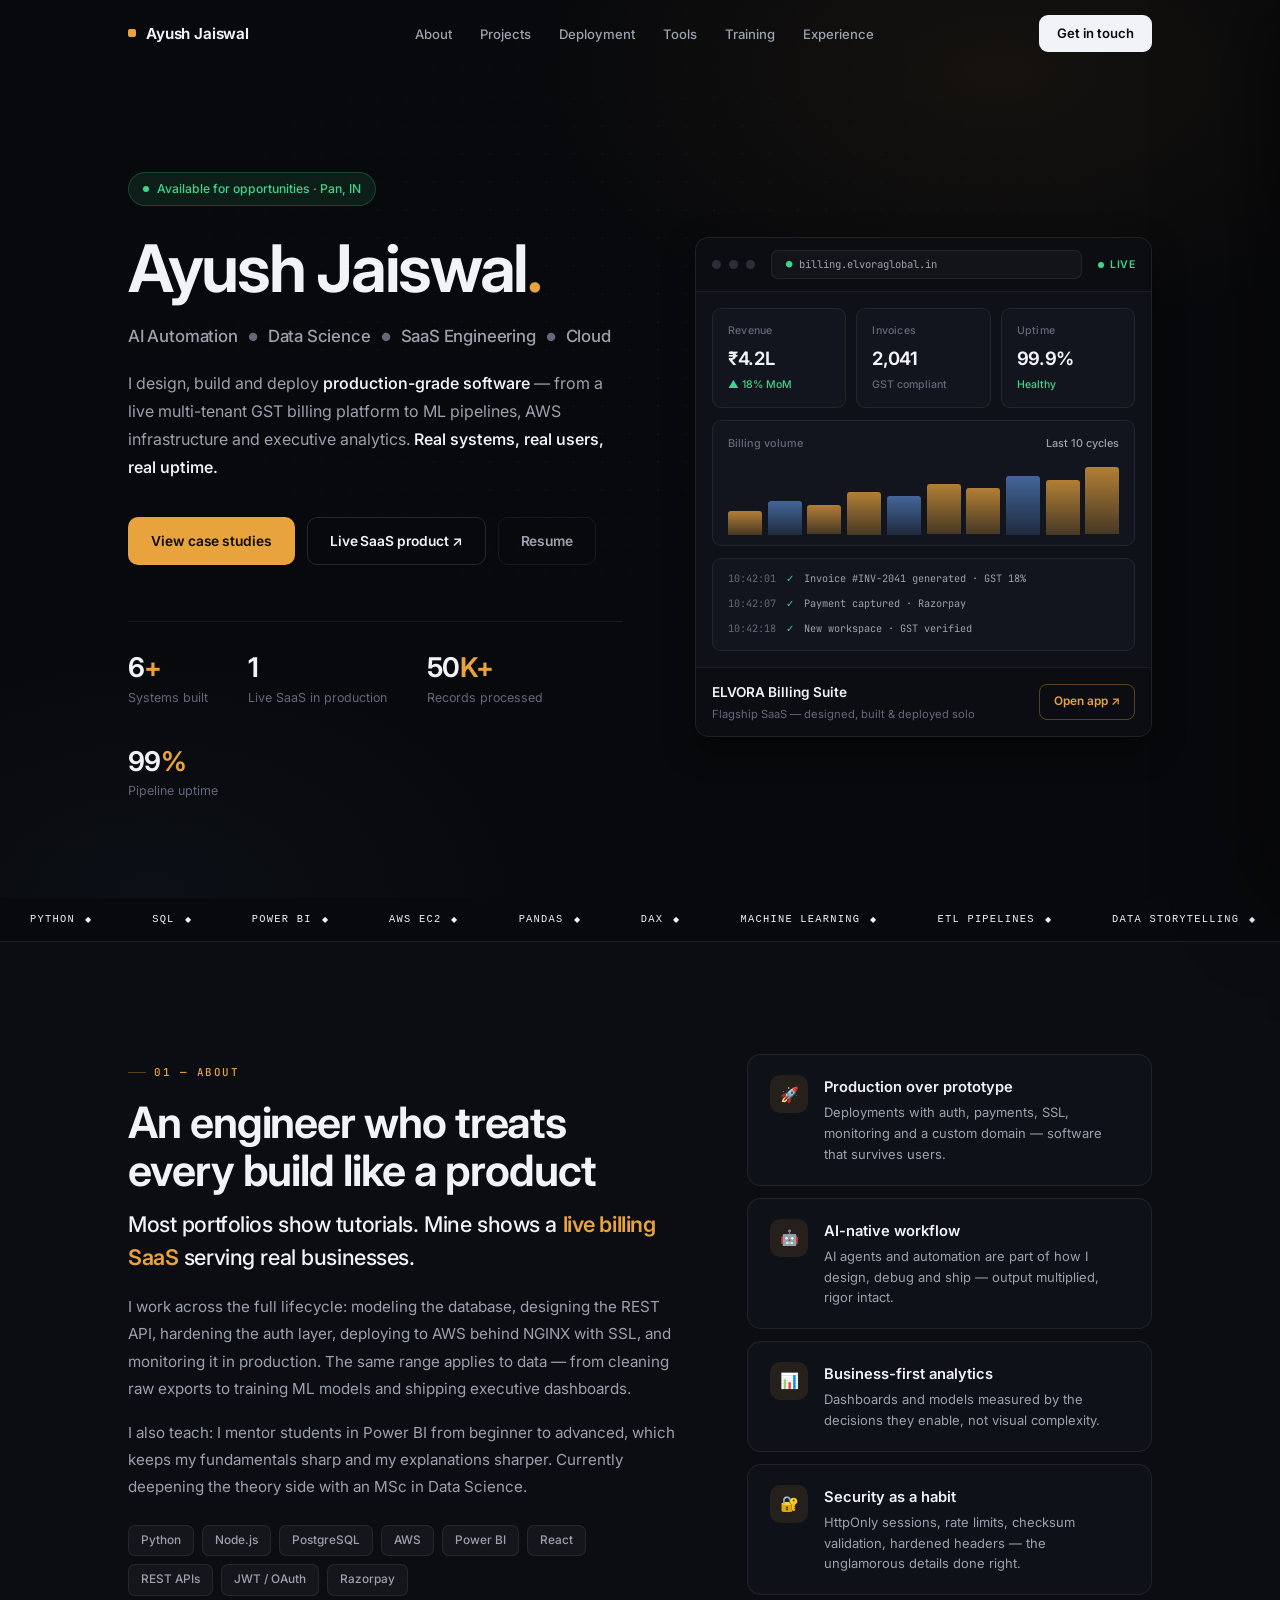
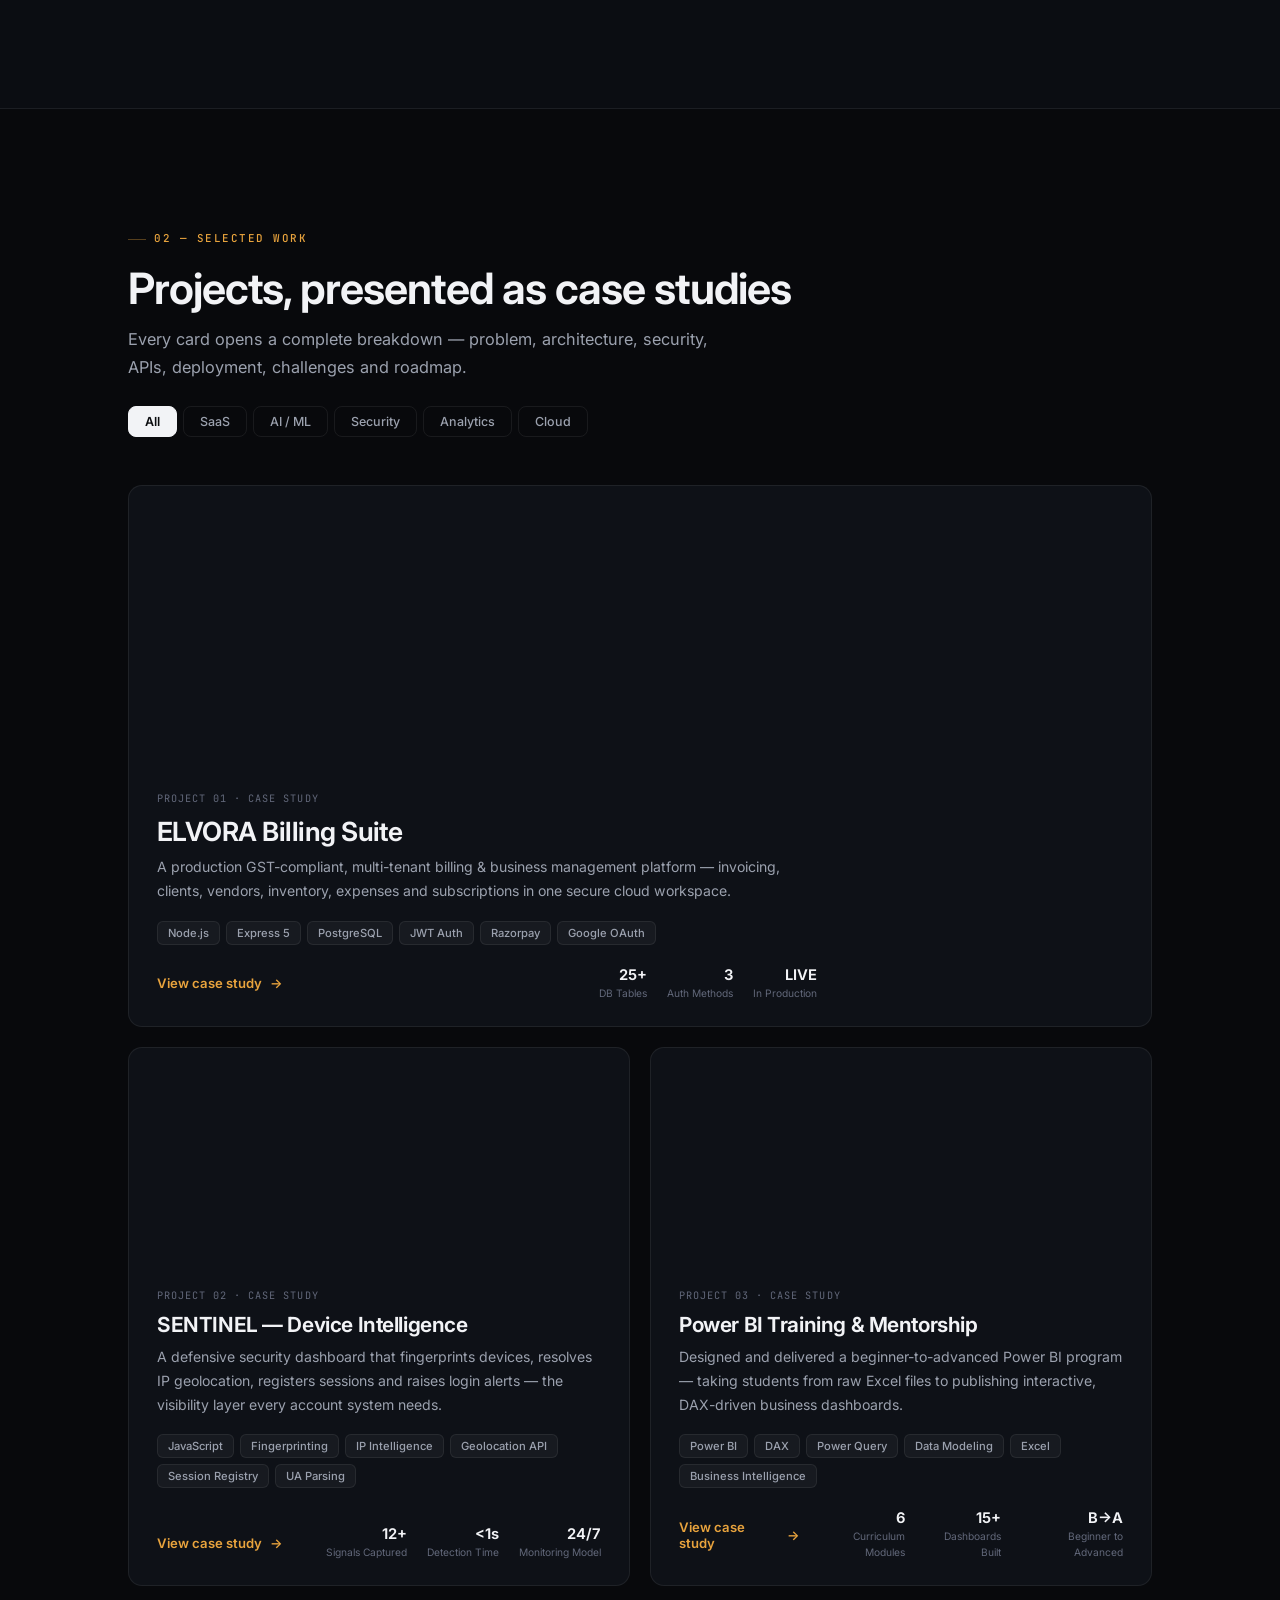
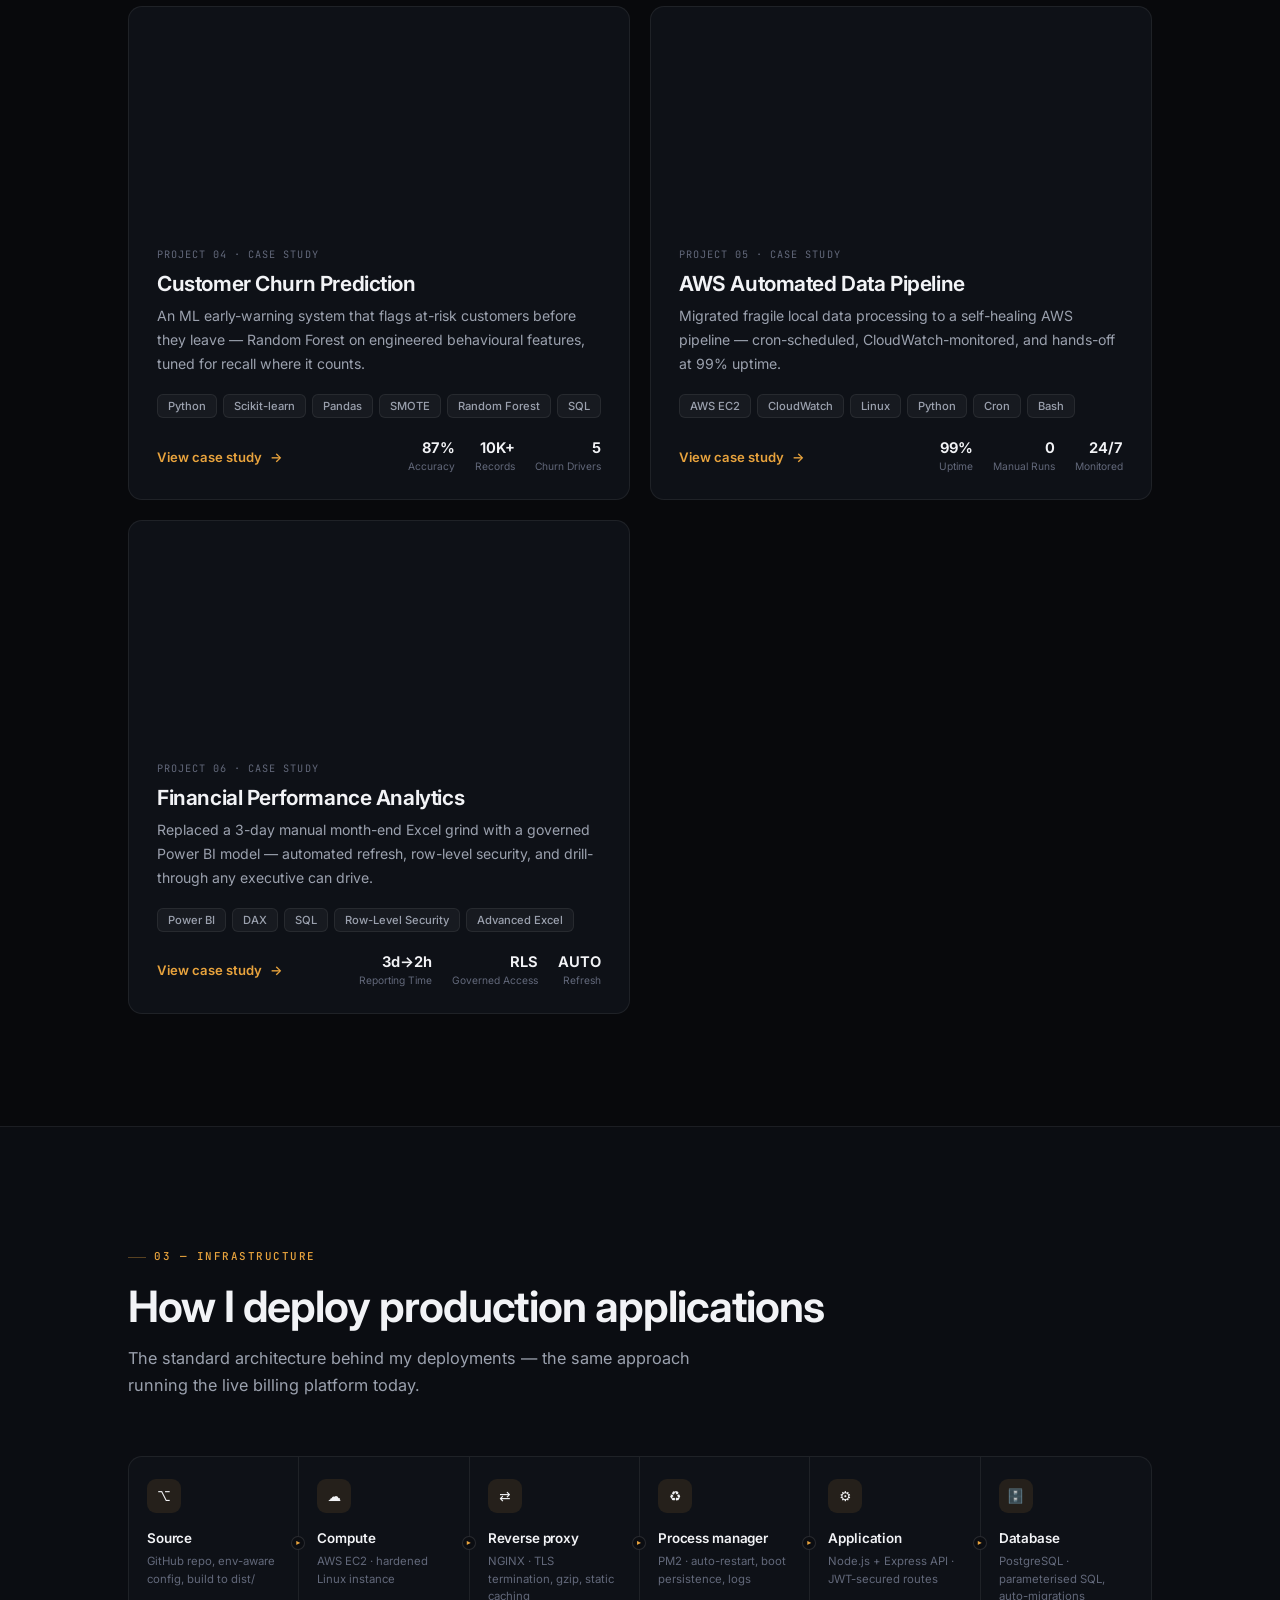
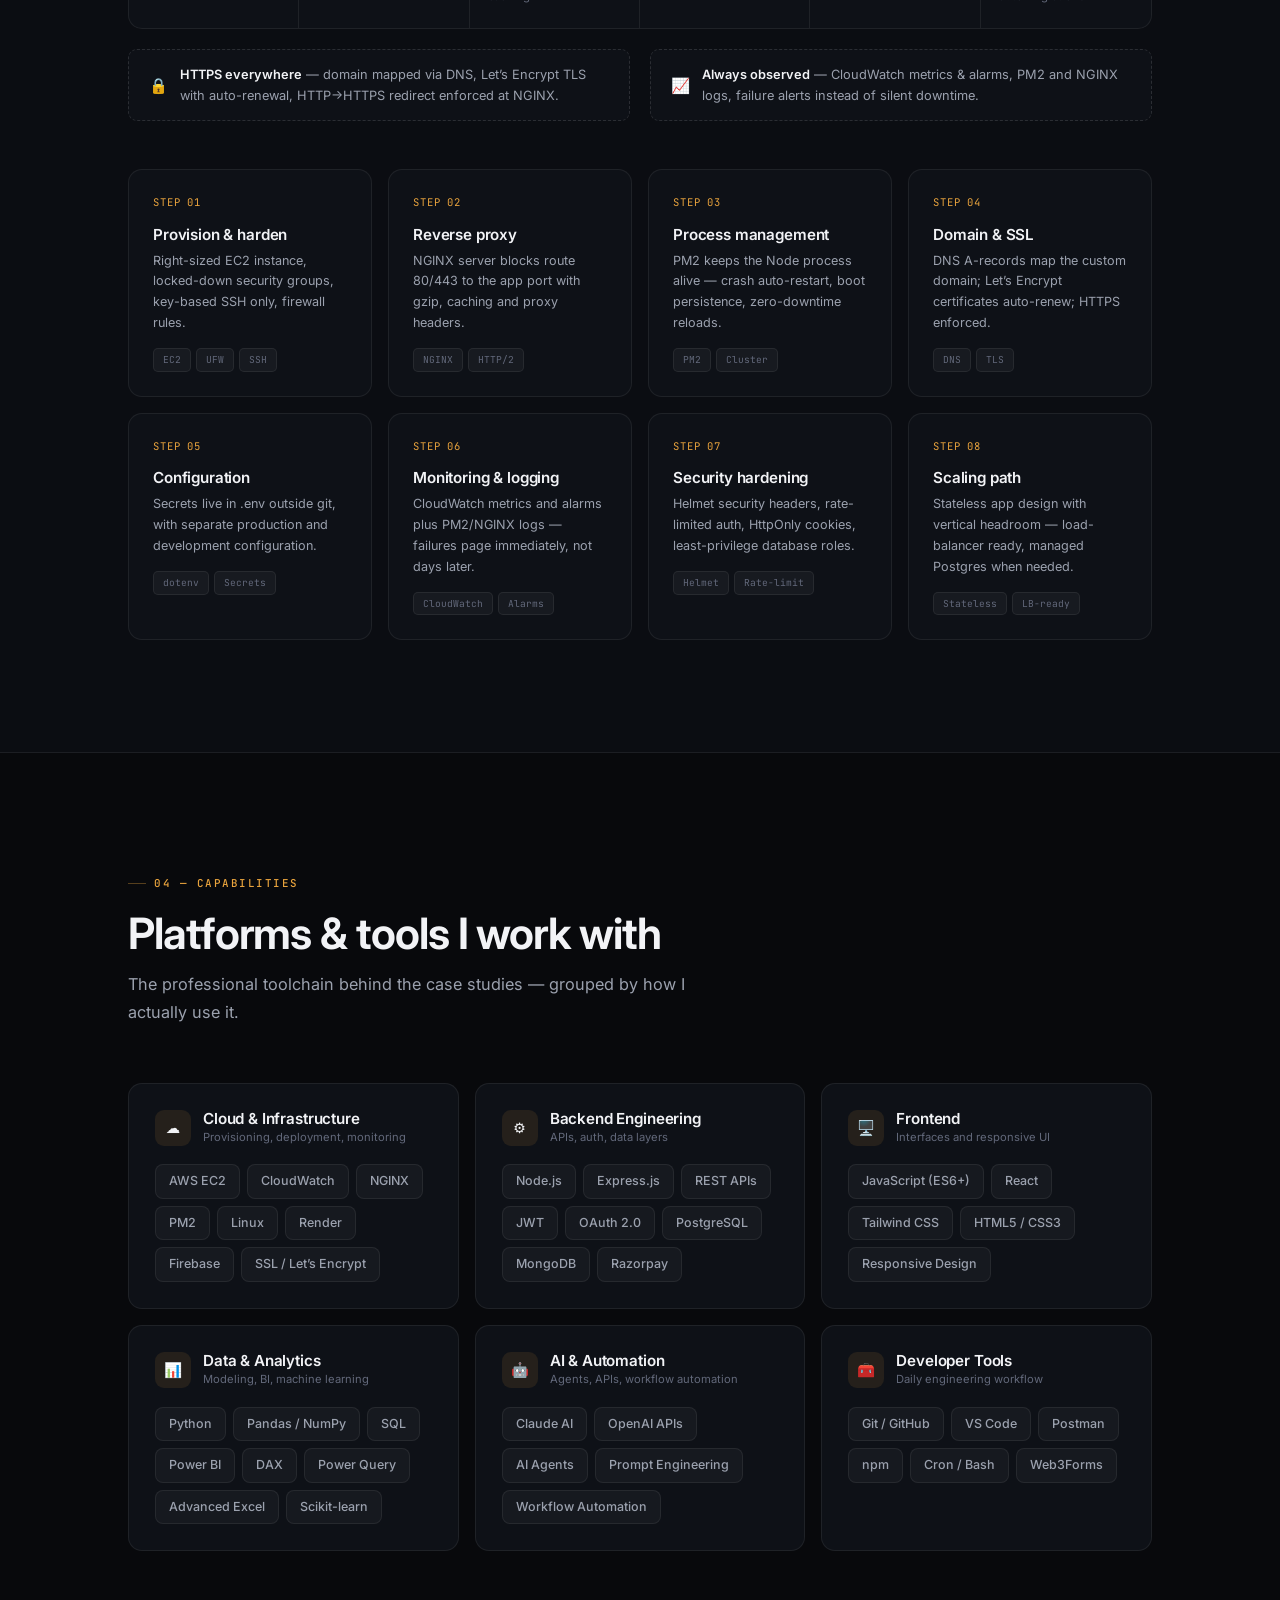
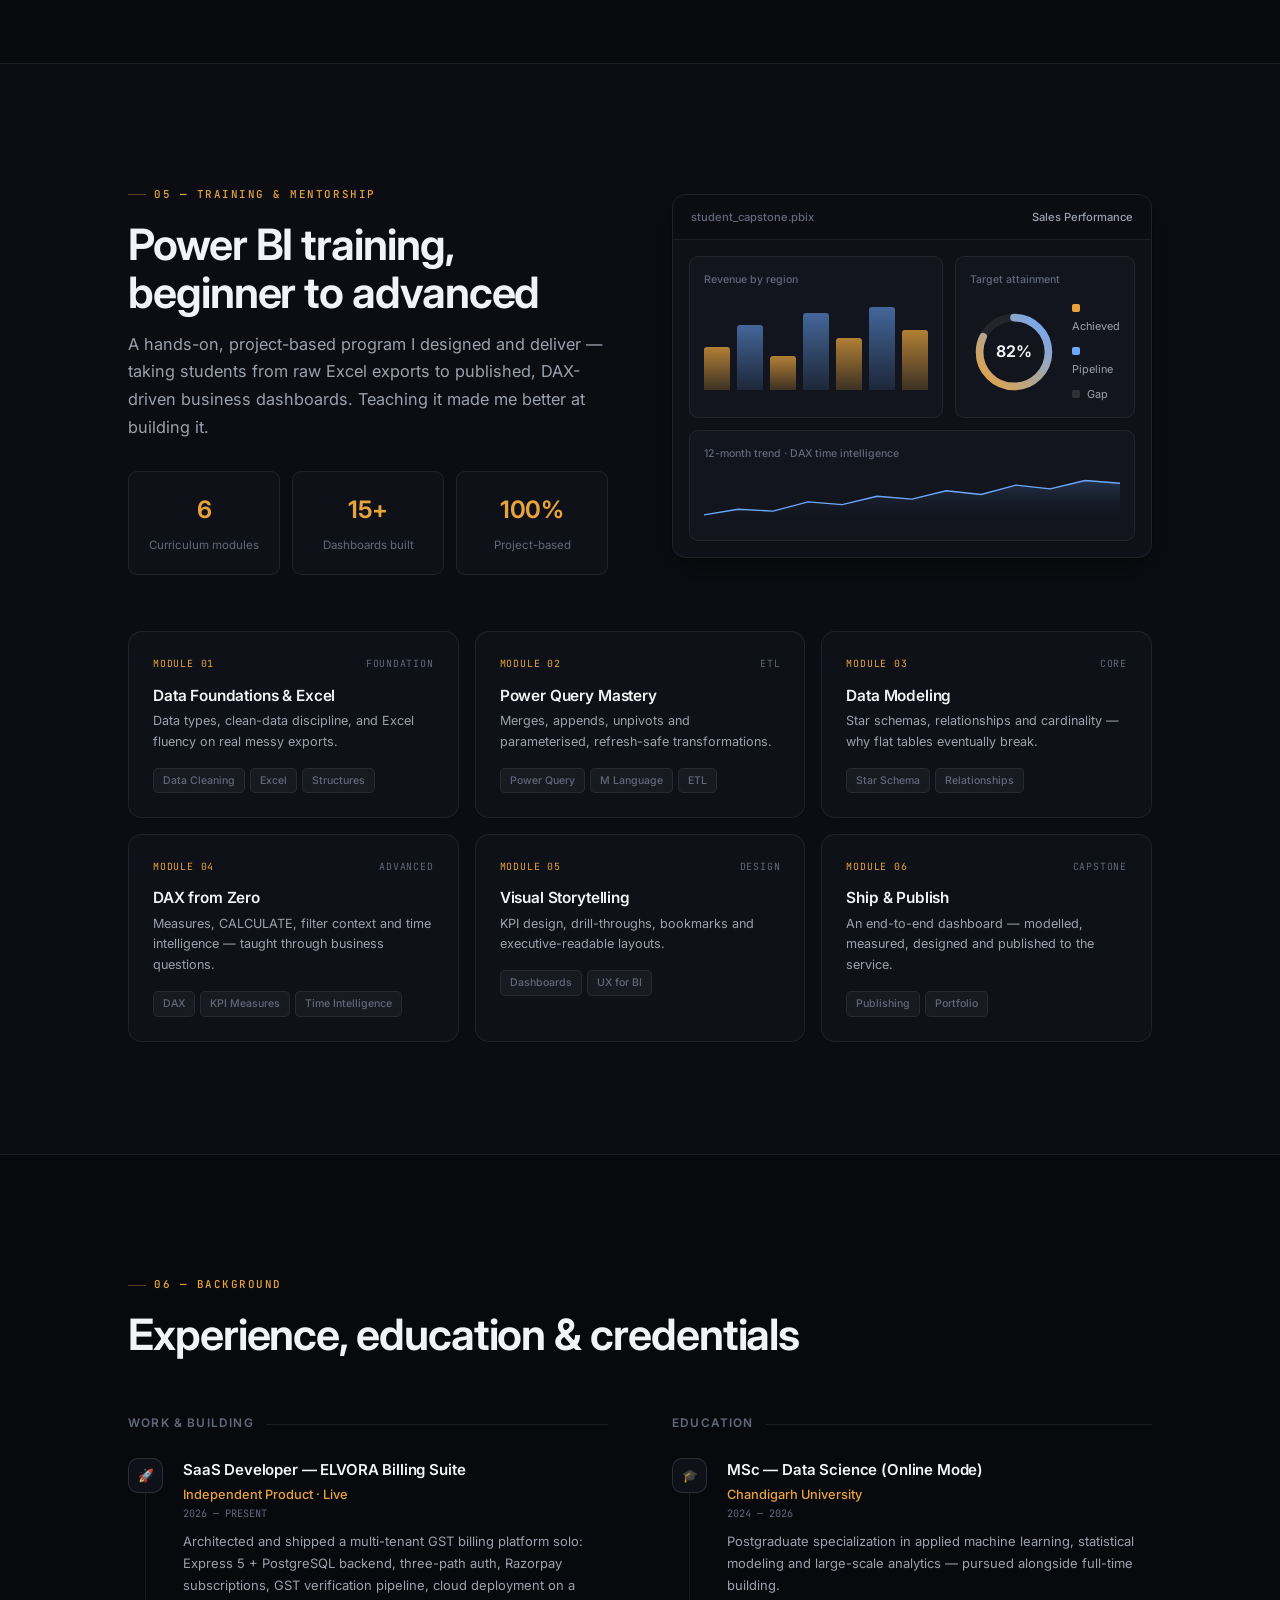
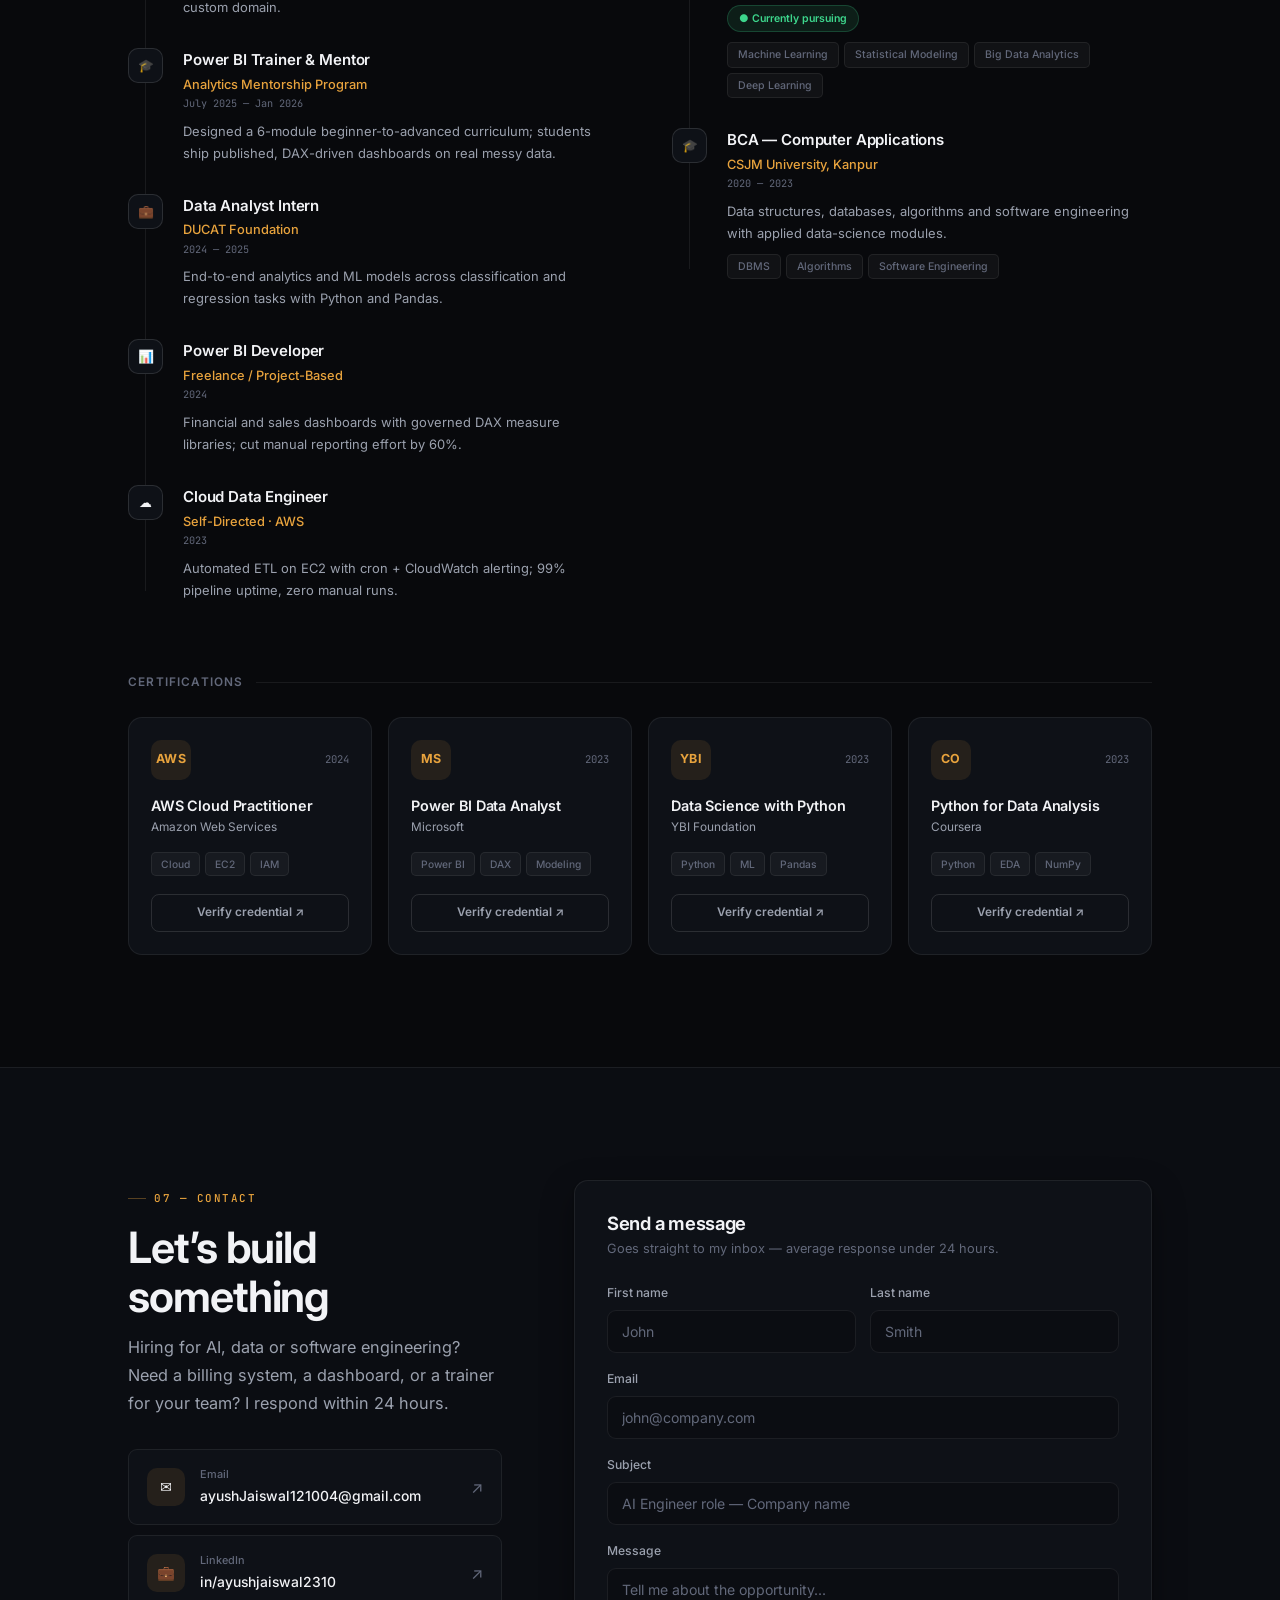
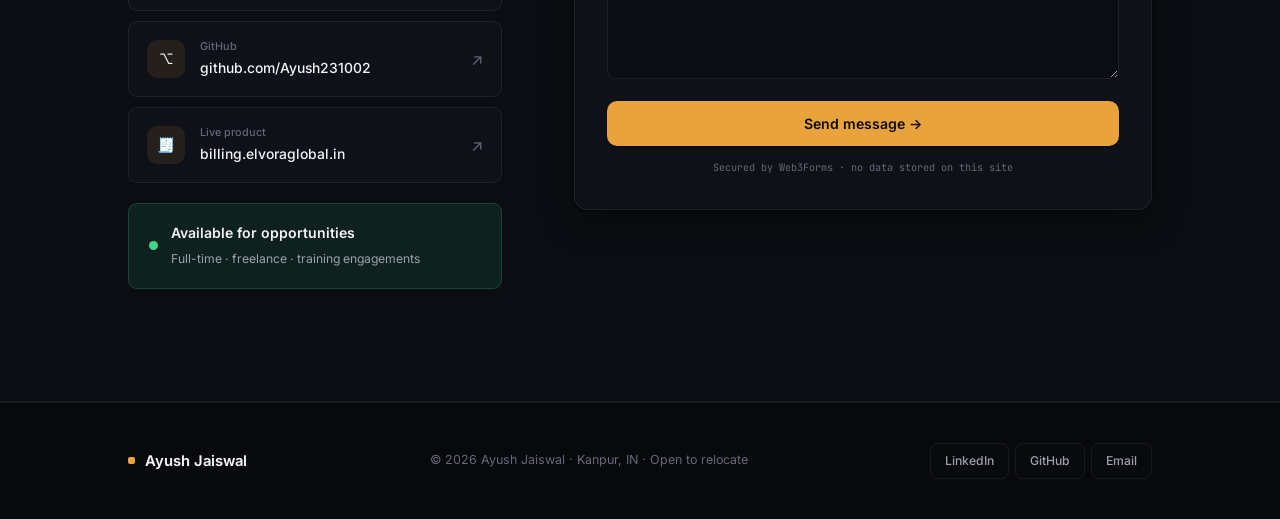
<file: index.html>
<!DOCTYPE html>
<html lang="en">
<head>
<meta charset="UTF-8">
<meta name="viewport" content="width=device-width, initial-scale=1.0">
<title>Ayush Jaiswal — Software Engineer · AI & Data Systems · SaaS</title>
<meta name="description" content="Ayush Jaiswal builds production software: a live GST billing SaaS, AWS-deployed systems, ML pipelines and Power BI analytics. Software engineer specializing in AI automation, data science and cloud deployment.">
<meta name="author" content="Ayush Jaiswal">
<meta name="theme-color" content="#08090C">
<link rel="canonical" href="https://ayush231002.github.io/ayush-portfolio/">

<!-- Open Graph / Twitter -->
<meta property="og:type" content="website">
<meta property="og:title" content="Ayush Jaiswal — Software Engineer · AI & Data Systems · SaaS">
<meta property="og:description" content="Builder of production systems: live GST billing SaaS, AWS deployment, ML pipelines and enterprise analytics.">
<meta property="og:url" content="https://ayush231002.github.io/ayush-portfolio/">
<meta name="twitter:card" content="summary_large_image">
<meta name="twitter:title" content="Ayush Jaiswal — Software Engineer · AI & Data Systems · SaaS">
<meta name="twitter:description" content="Builder of production systems: live GST billing SaaS, AWS deployment, ML pipelines and enterprise analytics.">

<!-- Fonts -->
<link rel="preconnect" href="https://fonts.googleapis.com">
<link rel="preconnect" href="https://fonts.gstatic.com" crossorigin>
<link href="https://fonts.googleapis.com/css2?family=Inter:wght@400;500;600;700&family=JetBrains+Mono:wght@400;500&display=swap" rel="stylesheet">

<!-- Styles -->
<link rel="stylesheet" href="css/base.css">
<link rel="stylesheet" href="css/sections.css">
<link rel="stylesheet" href="css/case-study.css">

<!-- Structured data -->
<script type="application/ld+json">
{
  "@context":"https://schema.org",
  "@type":"Person",
  "name":"Ayush Jaiswal",
  "jobTitle":"Software Engineer — AI, Data & SaaS",
  "email":"mailto:ayushJaiswal121004@gmail.com",
  "url":"https://ayush231002.github.io/ayush-portfolio/",
  "sameAs":[
    "https://www.linkedin.com/in/ayushjaiswal2310/",
    "https://github.com/Ayush231002"
  ],
  "alumniOf":[
    {"@type":"CollegeOrUniversity","name":"Chandigarh University"},
    {"@type":"CollegeOrUniversity","name":"Chhatrapati Shahu Ji Maharaj University"}
  ],
  "knowsAbout":["AI Automation","Data Science","SaaS Development","Cloud Infrastructure","AWS Deployment","Billing Systems","Power BI","Business Intelligence"],
  "address":{"@type":"PostalAddress","addressLocality":"Kanpur","addressCountry":"IN"}
}
</script>
</head>
<body>

<a class="skip-link" href="#projects">Skip to projects</a>

<!-- loader -->
<div id="loader" aria-hidden="true">
  <div class="loader-mark"><span class="dot"></span>Ayush Jaiswal</div>
</div>

<!-- ═══════════ NAV ═══════════ -->
<nav id="nav" aria-label="Primary">
  <div class="nav-inner">
    <a href="#hero" class="nav-logo"><span class="dot" aria-hidden="true"></span>Ayush Jaiswal</a>
    <ul class="nav-links">
      <li><a href="#about">About</a></li>
      <li><a href="#projects">Projects</a></li>
      <li><a href="#deployment">Deployment</a></li>
      <li><a href="#tools">Tools</a></li>
      <li><a href="#training">Training</a></li>
      <li><a href="#experience">Experience</a></li>
    </ul>
    <div style="display:flex;align-items:center;gap:12px">
      <a class="nav-cta" href="#contact">Get in touch</a>
      <button class="nav-ham" id="ham" aria-label="Menu" aria-expanded="false" aria-controls="mob-nav">
        <span></span><span></span><span></span>
      </button>
    </div>
  </div>
  <div id="scroll-progress" aria-hidden="true"></div>
</nav>
<div id="mob-nav">
  <a href="#about">About</a><a href="#projects">Projects</a><a href="#deployment">Deployment</a>
  <a href="#tools">Tools</a><a href="#training">Training</a><a href="#experience">Experience</a>
  <a href="#contact">Contact</a>
</div>

<!-- ═══════════ HERO ═══════════ -->
<section id="hero">
  <div class="wrap hero-grid">
    <div class="hero-left">
      <span class="status-pill"><span class="dot"></span>Available for opportunities · Pan, IN</span>

      <h1 class="h-display hero-title">Ayush Jaiswal<span class="accent">.</span></h1>

      <div class="hero-role">
        <span>AI Automation</span><span class="sep">●</span>
        <span>Data Science</span><span class="sep">●</span>
        <span>SaaS Engineering</span><span class="sep">●</span>
        <span>Cloud</span>
      </div>

      <p class="hero-pitch">
        I design, build and deploy <strong>production-grade software</strong> — from a live
        multi-tenant GST billing platform to ML pipelines, AWS infrastructure and executive
        analytics. <strong>Real systems, real users, real uptime.</strong>
      </p>

      <div class="hero-ctas">
        <a href="#projects" class="btn btn-gold">View case studies</a>
        <a href="https://billing.elvoraglobal.in/" target="_blank" rel="noopener" class="btn btn-line">Live SaaS product ↗</a>
        <a href="AyushJaiswal_Resume.pdf" download class="btn btn-cyan">Resume</a>
      </div>

      <div class="hero-stats">
        <div>
          <div class="hstat-v"><span data-count="6">0</span><span class="accent">+</span></div>
          <div class="hstat-l">Systems built</div>
        </div>
        <div>
          <div class="hstat-v"><span data-count="1">0</span></div>
          <div class="hstat-l">Live SaaS in production</div>
        </div>
        <div>
          <div class="hstat-v"><span data-count="50">0</span><span class="accent">K+</span></div>
          <div class="hstat-l">Records processed</div>
        </div>
        <div>
          <div class="hstat-v"><span data-count="99">0</span><span class="accent">%</span></div>
          <div class="hstat-l">Pipeline uptime</div>
        </div>
      </div>
    </div>

    <!-- product preview -->
    <div class="hero-right">
      <div class="deck" role="img" aria-label="Preview of the ELVORA billing platform dashboard">
        <div class="deck-bar">
          <span class="deck-dot"></span><span class="deck-dot"></span><span class="deck-dot"></span>
          <span class="deck-url"><span class="lock">●</span>billing.elvoraglobal.in</span>
          <span class="deck-live"><span class="dot"></span>LIVE</span>
        </div>
        <div class="deck-body">
          <div class="deck-row">
            <div class="kpi">
              <div class="kpi-l">Revenue</div>
              <div class="kpi-v">₹4.2L</div>
              <div class="kpi-d up">▲ 18% MoM</div>
            </div>
            <div class="kpi">
              <div class="kpi-l">Invoices</div>
              <div class="kpi-v">2,041</div>
              <div class="kpi-d">GST compliant</div>
            </div>
            <div class="kpi">
              <div class="kpi-l">Uptime</div>
              <div class="kpi-v">99.9%</div>
              <div class="kpi-d up">Healthy</div>
            </div>
          </div>
          <div class="deck-chart">
            <div class="dc-head"><span>Billing volume</span><b>Last 10 cycles</b></div>
            <div class="dc-bars">
              <div class="dc-bar" style="height:34%;animation-delay:.5s"></div>
              <div class="dc-bar alt" style="height:48%;animation-delay:.56s"></div>
              <div class="dc-bar" style="height:42%;animation-delay:.62s"></div>
              <div class="dc-bar" style="height:61%;animation-delay:.68s"></div>
              <div class="dc-bar alt" style="height:55%;animation-delay:.74s"></div>
              <div class="dc-bar" style="height:72%;animation-delay:.8s"></div>
              <div class="dc-bar" style="height:66%;animation-delay:.86s"></div>
              <div class="dc-bar alt" style="height:84%;animation-delay:.92s"></div>
              <div class="dc-bar" style="height:78%;animation-delay:.98s"></div>
              <div class="dc-bar" style="height:96%;animation-delay:1.04s"></div>
            </div>
          </div>
          <div class="deck-feed" aria-hidden="true">
            <div class="ln"><span class="t">10:42:01</span><span class="ok">✓</span><span>Invoice #INV-2041 generated · GST 18%</span></div>
            <div class="ln"><span class="t">10:42:07</span><span class="ok">✓</span><span>Payment captured · Razorpay</span></div>
            <div class="ln"><span class="t">10:42:18</span><span class="ok">✓</span><span>New workspace · GST verified</span></div>
          </div>
        </div>
        <div class="deck-foot">
          <div>
            <div class="df-name">ELVORA Billing Suite</div>
            <div class="df-role">Flagship SaaS — designed, built & deployed solo</div>
          </div>
          <a class="df-open" href="https://billing.elvoraglobal.in/" target="_blank" rel="noopener">Open app ↗</a>
        </div>
      </div>
    </div>
  </div>
</section>
<!-- MARQUEE -->
<div class="band">
  <div class="band-track">
    <span class="band-it">Python <span class="band-gem">◆</span></span>
    <span class="band-it">SQL <span class="band-gem">◆</span></span>
    <span class="band-it">Power BI <span class="band-gem">◆</span></span>
    <span class="band-it">AWS EC2 <span class="band-gem">◆</span></span>
    <span class="band-it">Pandas <span class="band-gem">◆</span></span>
    <span class="band-it">DAX <span class="band-gem">◆</span></span>
    <span class="band-it">Machine Learning <span class="band-gem">◆</span></span>
    <span class="band-it">ETL Pipelines <span class="band-gem">◆</span></span>
    <span class="band-it">Data Storytelling <span class="band-gem">◆</span></span>
    <span class="band-it">CloudWatch <span class="band-gem">◆</span></span>
    <span class="band-it">Business Intelligence <span class="band-gem">◆</span></span>
    <span class="band-it">Python <span class="band-gem">◆</span></span>
    <span class="band-it">SQL <span class="band-gem">◆</span></span>
    <span class="band-it">Power BI <span class="band-gem">◆</span></span>
    <span class="band-it">AWS EC2 <span class="band-gem">◆</span></span>
    <span class="band-it">Pandas <span class="band-gem">◆</span></span>
    <span class="band-it">DAX <span class="band-gem">◆</span></span>
    <span class="band-it">Machine Learning <span class="band-gem">◆</span></span>
    <span class="band-it">ETL Pipelines <span class="band-gem">◆</span></span>
    <span class="band-it">Data Storytelling <span class="band-gem">◆</span></span>
    <span class="band-it">CloudWatch <span class="band-gem">◆</span></span>
    <span class="band-it">Business Intelligence <span class="band-gem">◆</span></span>
  </div>
</div>

<!-- ═══════════ ABOUT ═══════════ -->
<section id="about" class="sec sec-alt">
  <div class="wrap about-grid">
    <div class="rv">
      <div class="eyebrow">01 — About</div>
      <h2 class="h-sec">An engineer who treats every build like a product</h2>
      <p class="a-lede">Most portfolios show tutorials. Mine shows a <strong>live billing SaaS</strong> serving real businesses.</p>
      <p class="a-body">
        I work across the full lifecycle: modeling the database, designing the REST API, hardening
        the auth layer, deploying to AWS behind NGINX with SSL, and monitoring it in production.
        The same range applies to data — from cleaning raw exports to training ML models and
        shipping executive dashboards.
      </p>
      <p class="a-body">
        I also teach: I mentor students in Power BI from beginner to advanced, which keeps my
        fundamentals sharp and my explanations sharper. Currently deepening the theory side with
        an MSc in Data Science.
      </p>
      <div class="a-chips">
        <span class="chip">Python</span><span class="chip">Node.js</span><span class="chip">PostgreSQL</span>
        <span class="chip">AWS</span><span class="chip">Power BI</span><span class="chip">React</span>
        <span class="chip">REST APIs</span><span class="chip">JWT / OAuth</span><span class="chip">Razorpay</span>
      </div>
    </div>

    <div class="pillars rv">
      <div class="pillar"><span class="ic" aria-hidden="true">🚀</span><div><div class="t">Production over prototype</div><div class="d">Deployments with auth, payments, SSL, monitoring and a custom domain — software that survives users.</div></div></div>
      <div class="pillar"><span class="ic" aria-hidden="true">🤖</span><div><div class="t">AI-native workflow</div><div class="d">AI agents and automation are part of how I design, debug and ship — output multiplied, rigor intact.</div></div></div>
      <div class="pillar"><span class="ic" aria-hidden="true">📊</span><div><div class="t">Business-first analytics</div><div class="d">Dashboards and models measured by the decisions they enable, not visual complexity.</div></div></div>
      <div class="pillar"><span class="ic" aria-hidden="true">🔐</span><div><div class="t">Security as a habit</div><div class="d">HttpOnly sessions, rate limits, checksum validation, hardened headers — the unglamorous details done right.</div></div></div>
    </div>
  </div>
</section>

<!-- ═══════════ PROJECTS ═══════════ -->
<section id="projects" class="sec">
  <div class="wrap">
    <div class="pj-toolbar">
      <div class="rv">
        <div class="eyebrow">02 — Selected Work</div>
        <h2 class="h-sec">Projects, presented as case studies</h2>
        <p class="h-sub">Every card opens a complete breakdown — problem, architecture, security, APIs, deployment, challenges and roadmap.</p>
      </div>
      <div class="pj-filters rv" role="group" aria-label="Filter projects">
        <button class="pf on" data-f="all">All</button>
        <button class="pf" data-f="saas">SaaS</button>
        <button class="pf" data-f="ai">AI / ML</button>
        <button class="pf" data-f="security">Security</button>
        <button class="pf" data-f="analytics">Analytics</button>
        <button class="pf" data-f="cloud">Cloud</button>
      </div>
    </div>
    <div class="pj-grid" id="pj-grid"><!-- rendered from data.js --></div>
  </div>
</section>

<!-- ═══════════ DEPLOYMENT ARCHITECTURE ═══════════ -->
<section id="deployment" class="sec sec-alt">
  <div class="wrap">
    <div class="sec-head rv">
      <div class="eyebrow">03 — Infrastructure</div>
      <h2 class="h-sec">How I deploy production applications</h2>
      <p class="h-sub">The standard architecture behind my deployments — the same approach running the live billing platform today.</p>
    </div>

    <!-- request flow diagram -->
    <div class="flow rv" role="img" aria-label="Production request flow: source code through EC2, NGINX, PM2, Node.js to PostgreSQL">
      <div class="flow-node">
        <span class="fi" aria-hidden="true">⌥</span>
        <div class="ft">Source</div>
        <div class="fd">GitHub repo, env-aware config, build to dist/</div>
        <span class="arr" aria-hidden="true">▸</span>
      </div>
      <div class="flow-node">
        <span class="fi" aria-hidden="true">☁️</span>
        <div class="ft">Compute</div>
        <div class="fd">AWS EC2 · hardened Linux instance</div>
        <span class="arr" aria-hidden="true">▸</span>
      </div>
      <div class="flow-node">
        <span class="fi" aria-hidden="true">⇄</span>
        <div class="ft">Reverse proxy</div>
        <div class="fd">NGINX · TLS termination, gzip, static caching</div>
        <span class="arr" aria-hidden="true">▸</span>
      </div>
      <div class="flow-node">
        <span class="fi" aria-hidden="true">♻</span>
        <div class="ft">Process manager</div>
        <div class="fd">PM2 · auto-restart, boot persistence, logs</div>
        <span class="arr" aria-hidden="true">▸</span>
      </div>
      <div class="flow-node">
        <span class="fi" aria-hidden="true">⚙️</span>
        <div class="ft">Application</div>
        <div class="fd">Node.js + Express API · JWT-secured routes</div>
        <span class="arr" aria-hidden="true">▸</span>
      </div>
      <div class="flow-node">
        <span class="fi" aria-hidden="true">🗄️</span>
        <div class="ft">Database</div>
        <div class="fd">PostgreSQL · parameterised SQL, auto-migrations</div>
      </div>
    </div>

    <div class="flow-side rv">
      <div class="flow-rail"><span class="ic" aria-hidden="true">🔒</span><span><b>HTTPS everywhere</b> — domain mapped via DNS, Let’s Encrypt TLS with auto-renewal, HTTP→HTTPS redirect enforced at NGINX.</span></div>
      <div class="flow-rail"><span class="ic" aria-hidden="true">📈</span><span><b>Always observed</b> — CloudWatch metrics & alarms, PM2 and NGINX logs, failure alerts instead of silent downtime.</span></div>
    </div>

    <!-- infrastructure breakdown -->
    <div class="deploy-grid">
      <div class="dep rv"><span class="num">STEP 01</span><h3>Provision & harden</h3><p>Right-sized EC2 instance, locked-down security groups, key-based SSH only, firewall rules.</p><div class="tags"><span>EC2</span><span>UFW</span><span>SSH</span></div></div>
      <div class="dep rv"><span class="num">STEP 02</span><h3>Reverse proxy</h3><p>NGINX server blocks route 80/443 to the app port with gzip, caching and proxy headers.</p><div class="tags"><span>NGINX</span><span>HTTP/2</span></div></div>
      <div class="dep rv"><span class="num">STEP 03</span><h3>Process management</h3><p>PM2 keeps the Node process alive — crash auto-restart, boot persistence, zero-downtime reloads.</p><div class="tags"><span>PM2</span><span>Cluster</span></div></div>
      <div class="dep rv"><span class="num">STEP 04</span><h3>Domain & SSL</h3><p>DNS A-records map the custom domain; Let’s Encrypt certificates auto-renew; HTTPS enforced.</p><div class="tags"><span>DNS</span><span>TLS</span></div></div>
      <div class="dep rv"><span class="num">STEP 05</span><h3>Configuration</h3><p>Secrets live in .env outside git, with separate production and development configuration.</p><div class="tags"><span>dotenv</span><span>Secrets</span></div></div>
      <div class="dep rv"><span class="num">STEP 06</span><h3>Monitoring & logging</h3><p>CloudWatch metrics and alarms plus PM2/NGINX logs — failures page immediately, not days later.</p><div class="tags"><span>CloudWatch</span><span>Alarms</span></div></div>
      <div class="dep rv"><span class="num">STEP 07</span><h3>Security hardening</h3><p>Helmet security headers, rate-limited auth, HttpOnly cookies, least-privilege database roles.</p><div class="tags"><span>Helmet</span><span>Rate-limit</span></div></div>
      <div class="dep rv"><span class="num">STEP 08</span><h3>Scaling path</h3><p>Stateless app design with vertical headroom — load-balancer ready, managed Postgres when needed.</p><div class="tags"><span>Stateless</span><span>LB-ready</span></div></div>
    </div>
  </div>
</section>

<!-- ═══════════ PLATFORMS & TOOLS ═══════════ -->
<section id="tools" class="sec">
  <div class="wrap">
    <div class="sec-head rv">
      <div class="eyebrow">04 — Capabilities</div>
      <h2 class="h-sec">Platforms & tools I work with</h2>
      <p class="h-sub">The professional toolchain behind the case studies — grouped by how I actually use it.</p>
    </div>
    <div class="tools-grid" id="tools-grid"><!-- rendered from data.js --></div>
  </div>
</section>

<!-- ═══════════ POWER BI TRAINING ═══════════ -->
<section id="training" class="sec sec-alt">
  <div class="wrap">
    <div class="tr-top">
      <div class="rv">
        <div class="eyebrow">05 — Training & Mentorship</div>
        <h2 class="h-sec">Power BI training, beginner to advanced</h2>
        <p class="h-sub">
          A hands-on, project-based program I designed and deliver — taking students from raw
          Excel exports to published, DAX-driven business dashboards. Teaching it made me
          better at building it.
        </p>
        <div class="tr-stats">
          <div class="tr-stat"><b>6</b><span>Curriculum modules</span></div>
          <div class="tr-stat"><b>15+</b><span>Dashboards built</span></div>
          <div class="tr-stat"><b>100%</b><span>Project-based</span></div>
        </div>
      </div>
      <div class="bi-board rv" role="img" aria-label="Power BI style analytics dashboard preview">
        <div class="bi-head"><span>student_capstone.pbix</span><b>Sales Performance</b></div>
        <div class="bi-body">
          <div class="bi-cell">
            <div class="bt">Revenue by region</div>
            <div class="bi-bars">
              <i style="height:48%;transition-delay:.05s"></i><i style="height:72%;transition-delay:.12s"></i>
              <i style="height:38%;transition-delay:.19s"></i><i style="height:85%;transition-delay:.26s"></i>
              <i style="height:58%;transition-delay:.33s"></i><i style="height:92%;transition-delay:.4s"></i>
              <i style="height:66%;transition-delay:.47s"></i>
            </div>
          </div>
          <div class="bi-cell">
            <div class="bt">Target attainment</div>
            <div class="bi-donut-wrap">
              <div class="bi-donut">
                <svg width="88" height="88" viewBox="0 0 92 92" aria-hidden="true">
                  <defs>
                    <linearGradient id="donutGrad" x1="0" y1="0" x2="1" y2="1">
                      <stop offset="0%" stop-color="#E8A33D"/><stop offset="100%" stop-color="#6CA8FF"/>
                    </linearGradient>
                  </defs>
                  <circle class="track" cx="46" cy="46" r="36"/>
                  <circle class="val" cx="46" cy="46" r="36"/>
                </svg>
                <span class="num">82%</span>
              </div>
              <div class="bi-legend">
                <span><i style="background:var(--accent)"></i>Achieved</span>
                <span><i style="background:var(--blue)"></i>Pipeline</span>
                <span><i style="background:rgba(255,255,255,0.12)"></i>Gap</span>
              </div>
            </div>
          </div>
          <div class="bi-cell bi-spark">
            <div class="bt">12-month trend · DAX time intelligence</div>
            <svg viewBox="0 0 560 56" preserveAspectRatio="none" aria-hidden="true">
              <defs>
                <linearGradient id="sparkFill" x1="0" y1="0" x2="0" y2="1">
                  <stop offset="0%" stop-color="rgba(108,168,255,.2)"/><stop offset="100%" stop-color="transparent"/>
                </linearGradient>
              </defs>
              <path class="area" d="M0,44 L46,38 L93,40 L140,30 L186,33 L233,24 L280,27 L326,18 L373,22 L420,12 L466,16 L513,7 L560,10 L560,56 L0,56 Z"/>
              <path class="line" d="M0,44 L46,38 L93,40 L140,30 L186,33 L233,24 L280,27 L326,18 L373,22 L420,12 L466,16 L513,7 L560,10"/>
            </svg>
          </div>
        </div>
      </div>
    </div>

    <div class="lms-grid">
      <div class="lms rv"><div class="mod">MODULE 01 <span class="lv">FOUNDATION</span></div><h3>Data Foundations & Excel</h3><p>Data types, clean-data discipline, and Excel fluency on real messy exports.</p><div class="topics"><span>Data Cleaning</span><span>Excel</span><span>Structures</span></div></div>
      <div class="lms rv"><div class="mod">MODULE 02 <span class="lv">ETL</span></div><h3>Power Query Mastery</h3><p>Merges, appends, unpivots and parameterised, refresh-safe transformations.</p><div class="topics"><span>Power Query</span><span>M Language</span><span>ETL</span></div></div>
      <div class="lms rv"><div class="mod">MODULE 03 <span class="lv">CORE</span></div><h3>Data Modeling</h3><p>Star schemas, relationships and cardinality — why flat tables eventually break.</p><div class="topics"><span>Star Schema</span><span>Relationships</span></div></div>
      <div class="lms rv"><div class="mod">MODULE 04 <span class="lv">ADVANCED</span></div><h3>DAX from Zero</h3><p>Measures, CALCULATE, filter context and time intelligence — taught through business questions.</p><div class="topics"><span>DAX</span><span>KPI Measures</span><span>Time Intelligence</span></div></div>
      <div class="lms rv"><div class="mod">MODULE 05 <span class="lv">DESIGN</span></div><h3>Visual Storytelling</h3><p>KPI design, drill-throughs, bookmarks and executive-readable layouts.</p><div class="topics"><span>Dashboards</span><span>UX for BI</span></div></div>
      <div class="lms rv"><div class="mod">MODULE 06 <span class="lv">CAPSTONE</span></div><h3>Ship & Publish</h3><p>An end-to-end dashboard — modelled, measured, designed and published to the service.</p><div class="topics"><span>Publishing</span><span>Portfolio</span></div></div>
    </div>
  </div>
</section>

<!-- ═══════════ EXPERIENCE / EDUCATION / CERTS ═══════════ -->
<section id="experience" class="sec">
  <div class="wrap">
    <div class="sec-head rv">
      <div class="eyebrow">06 — Background</div>
      <h2 class="h-sec">Experience, education & credentials</h2>
    </div>

    <div class="exp-grid">
      <div class="rv">
        <div class="exp-col-h">Work & building</div>
        <div class="xtl">
          <div class="xt"><span class="xt-ic" aria-hidden="true">🚀</span><div><div class="xt-t">SaaS Developer — ELVORA Billing Suite</div><div class="xt-org">Independent Product · Live</div><div class="xt-dt">2026 — PRESENT</div><div class="xt-d">Architected and shipped a multi-tenant GST billing platform solo: Express 5 + PostgreSQL backend, three-path auth, Razorpay subscriptions, GST verification pipeline, cloud deployment on a custom domain.</div></div></div>
          <div class="xt"><span class="xt-ic" aria-hidden="true">🎓</span><div><div class="xt-t">Power BI Trainer & Mentor</div><div class="xt-org">Analytics Mentorship Program</div><div class="xt-dt">July 2025 — Jan 2026</div><div class="xt-d">Designed a 6-module beginner-to-advanced curriculum; students ship published, DAX-driven dashboards on real messy data.</div></div></div>
          <div class="xt"><span class="xt-ic" aria-hidden="true">💼</span><div><div class="xt-t">Data Analyst Intern</div><div class="xt-org">DUCAT Foundation</div><div class="xt-dt">2024 — 2025</div><div class="xt-d">End-to-end analytics and ML models across classification and regression tasks with Python and Pandas.</div></div></div>
          <div class="xt"><span class="xt-ic" aria-hidden="true">📊</span><div><div class="xt-t">Power BI Developer</div><div class="xt-org">Freelance / Project-Based</div><div class="xt-dt">2024 </div><div class="xt-d">Financial and sales dashboards with governed DAX measure libraries; cut manual reporting effort by 60%.</div></div></div>
          <div class="xt"><span class="xt-ic" aria-hidden="true">☁️</span><div><div class="xt-t">Cloud Data Engineer</div><div class="xt-org">Self-Directed · AWS</div><div class="xt-dt">2023</div><div class="xt-d">Automated ETL on EC2 with cron + CloudWatch alerting; 99% pipeline uptime, zero manual runs.</div></div></div>
          
        </div>
      </div>

      <div class="rv">
        <div class="exp-col-h">Education</div>
        <div class="xtl">
          <div class="xt">
            <span class="xt-ic" aria-hidden="true">🎓</span>
            <div>
              <div class="xt-t">MSc — Data Science (Online Mode)</div>
              <div class="xt-org">Chandigarh University</div>
              <div class="xt-dt">2024 — 2026</div>
              <div class="xt-d">Postgraduate specialization in applied machine learning, statistical modeling and large-scale analytics — pursued alongside full-time building.</div>
              <span class="xt-badge">● Currently pursuing</span>
              <div class="xt-hl"><span>Machine Learning</span><span>Statistical Modeling</span><span>Big Data Analytics</span><span>Deep Learning</span></div>
            </div>
          </div>
          <div class="xt">
            <span class="xt-ic" aria-hidden="true">🎓</span>
            <div>
              <div class="xt-t">BCA — Computer Applications</div>
              <div class="xt-org">CSJM University, Kanpur</div>
              <div class="xt-dt">2020 — 2023</div>
              <div class="xt-d">Data structures, databases, algorithms and software engineering with applied data-science modules.</div>
              <div class="xt-hl"><span>DBMS</span><span>Algorithms</span><span>Software Engineering</span></div>
            </div>
          </div>
        </div>
      </div>
    </div>

    <div class="rv">
      <div class="exp-col-h">Certifications</div>
      <div class="cert-grid" id="cert-grid"><!-- rendered from data.js --></div>
    </div>
  </div>
</section>

<!-- ═══════════ CONTACT ═══════════ -->
<section id="contact" class="sec sec-alt">
  <div class="wrap ct-grid">
    <div class="rv">
      <div class="eyebrow">07 — Contact</div>
      <h2 class="h-sec">Let’s build something</h2>
      <p class="h-sub">Hiring for AI, data or software engineering? Need a billing system, a dashboard, or a trainer for your team? I respond within 24 hours.</p>
      <div class="ct-channels">
        <a href="mailto:ayushJaiswal121004@gmail.com" class="chan"><span class="ic" aria-hidden="true">✉️</span><div><div class="l">Email</div><div class="v">ayushJaiswal121004@gmail.com</div></div><span class="arr">↗</span></a>
        <a href="https://www.linkedin.com/in/ayushjaiswal2310/" target="_blank" rel="noopener" class="chan"><span class="ic" aria-hidden="true">💼</span><div><div class="l">LinkedIn</div><div class="v">in/ayushjaiswal2310</div></div><span class="arr">↗</span></a>
        <a href="https://github.com/Ayush231002" target="_blank" rel="noopener" class="chan"><span class="ic" aria-hidden="true">⌥</span><div><div class="l">GitHub</div><div class="v">github.com/Ayush231002</div></div><span class="arr">↗</span></a>
        <a href="https://billing.elvoraglobal.in/" target="_blank" rel="noopener" class="chan"><span class="ic" aria-hidden="true">🧾</span><div><div class="l">Live product</div><div class="v">billing.elvoraglobal.in</div></div><span class="arr">↗</span></a>
      </div>
      <div class="avail-card">
        <span class="dot"></span>
        <div><b>Available for opportunities</b><span>Full-time · freelance · training engagements</span></div>
      </div>
    </div>

    <div class="rv">
      <div class="cform-card">
        <div class="cform-head">
          <h3>Send a message</h3>
          <p>Goes straight to my inbox — average response under 24 hours.</p>
        </div>
        <form class="tform" action="https://api.web3forms.com/submit" method="POST">
          <input type="hidden" name="access_key" value="154c0bfc-f196-4938-8275-1cbc5da7278f">
          <input type="hidden" name="redirect" value="https://ayush231002.github.io/ayush-portfolio/thank.html">
          <input type="hidden" name="subject" value="New Message from Portfolio">
          <input type="checkbox" name="botcheck" style="display:none" tabindex="-1" aria-hidden="true">
          <div class="tf-row">
            <div class="tf"><label for="f-first">First name</label><input id="f-first" type="text" name="first_name" placeholder="John" required autocomplete="given-name"></div>
            <div class="tf"><label for="f-last">Last name</label><input id="f-last" type="text" name="last_name" placeholder="Smith" autocomplete="family-name"></div>
          </div>
          <div class="tf"><label for="f-email">Email</label><input id="f-email" type="email" name="email" placeholder="john@company.com" required autocomplete="email"></div>
          <div class="tf"><label for="f-subj">Subject</label><input id="f-subj" type="text" name="user_subject" placeholder="AI Engineer role — Company name"></div>
          <div class="tf"><label for="f-msg">Message</label><textarea id="f-msg" name="message" rows="5" placeholder="Tell me about the opportunity..." required></textarea></div>
          <button type="submit" class="tsub">Send message →</button>
        </form>
        <div class="cform-note">Secured by Web3Forms · no data stored on this site</div>
      </div>
    </div>
  </div>
</section>

<footer>
  <div class="foot-inner">
    <div class="f-brand"><span class="dot" aria-hidden="true"></span>Ayush Jaiswal</div>
    <div class="f-copy">© <span id="yr">2026</span> Ayush Jaiswal · Kanpur, IN · Open to relocate</div>
    <div class="f-soc">
      <a href="https://www.linkedin.com/in/ayushjaiswal2310/" target="_blank" rel="noopener">LinkedIn</a>
      <a href="https://github.com/Ayush231002" target="_blank" rel="noopener">GitHub</a>
      <a href="mailto:ayushJaiswal121004@gmail.com">Email</a>
    </div>
  </div>
</footer>

<!-- case-study experience -->
<div id="cs-overlay" aria-hidden="true"></div>
<aside id="cs-panel" role="dialog" aria-modal="true" aria-labelledby="cs-title" aria-hidden="true"></aside>

<!-- scripts -->
<script src="js/data.js"></script>
<script src="js/case-study.js"></script>
<script src="js/main.js"></script>
</body>
</html>
</file>
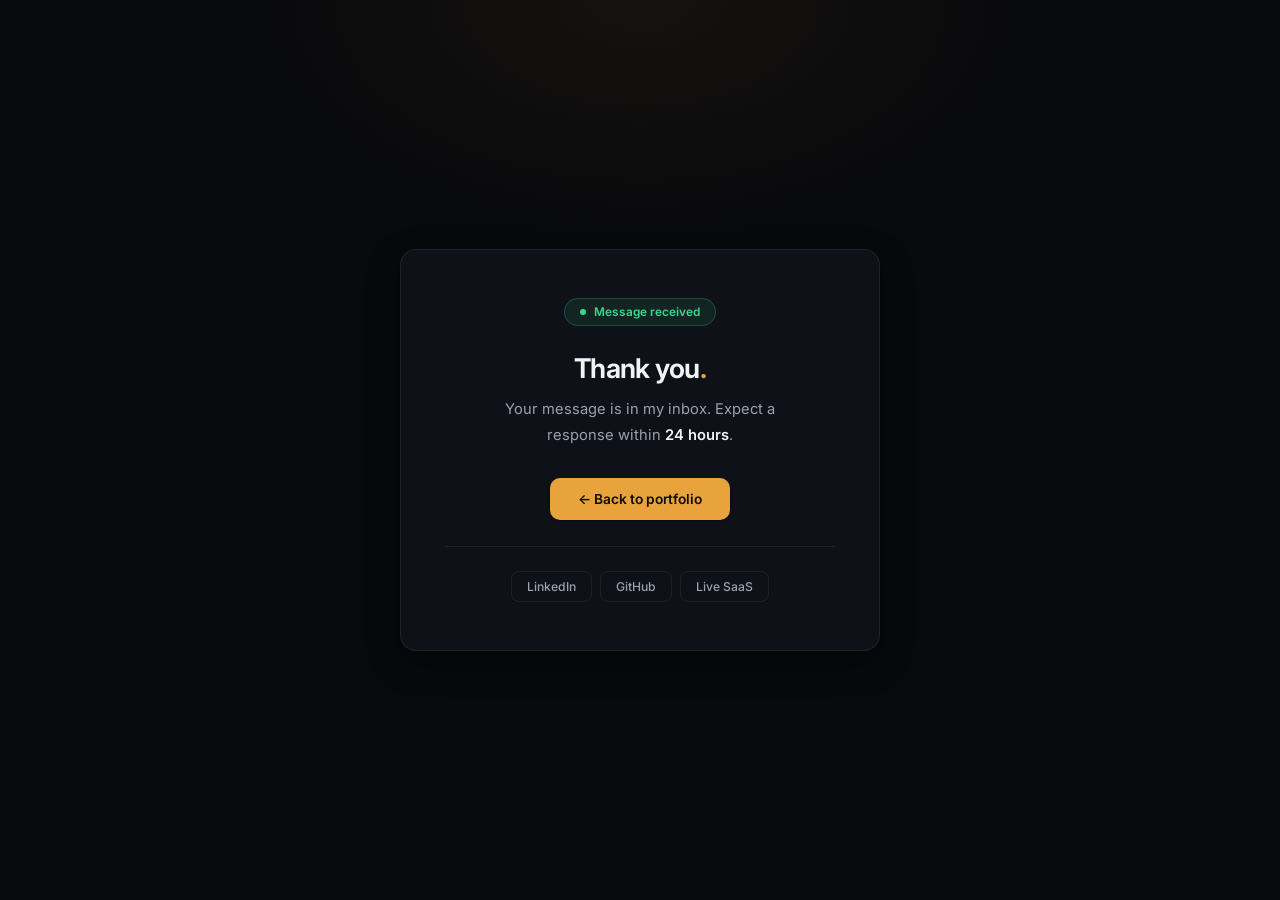
<file: thank.html>
<!DOCTYPE html>
<html lang="en">
<head>
<meta charset="UTF-8">
<meta name="viewport" content="width=device-width, initial-scale=1.0">
<title>Message Sent | Ayush Jaiswal</title>
<meta name="robots" content="noindex">
<link rel="preconnect" href="https://fonts.googleapis.com">
<link rel="preconnect" href="https://fonts.gstatic.com" crossorigin>
<link href="https://fonts.googleapis.com/css2?family=Inter:wght@400;500;600;700&display=swap" rel="stylesheet">
<style>
:root{
  --bg:#08090C;--surface:#0E1117;--line:rgba(255,255,255,0.07);--line2:rgba(255,255,255,0.12);
  --text:#F2F3F6;--text2:#9BA1AE;--text3:#62687A;
  --accent:#E8A33D;--green:#3DD68C;
  --ease:cubic-bezier(0.22,1,0.36,1);
}
*{box-sizing:border-box;margin:0;padding:0}
body{
  min-height:100svh;display:flex;align-items:center;justify-content:center;
  background:var(--bg);color:var(--text);
  font-family:'Inter',system-ui,sans-serif;padding:20px;
  -webkit-font-smoothing:antialiased;
  background-image:radial-gradient(640px 380px at 50% 0%,rgba(232,163,61,0.06),transparent 65%);
}
.card{
  width:min(480px,94vw);
  background:var(--surface);border:1px solid var(--line);border-radius:16px;
  padding:48px 44px;text-align:center;
  box-shadow:0 1px 2px rgba(0,0,0,.35),0 12px 32px rgba(0,0,0,.35);
  animation:rise .55s var(--ease) both;
}
@keyframes rise{from{opacity:0;transform:translateY(18px)}to{opacity:1}}
.status{
  display:inline-flex;align-items:center;gap:8px;
  padding:6px 15px;border-radius:100px;margin-bottom:26px;
  background:rgba(61,214,140,0.1);border:1px solid rgba(61,214,140,0.22);
  font-size:.74rem;font-weight:600;color:var(--green);
}
.status i{width:6px;height:6px;border-radius:50%;background:var(--green)}
h1{font-size:1.7rem;font-weight:650;letter-spacing:-0.025em;margin-bottom:12px}
h1 em{font-style:normal;color:var(--accent)}
p{color:var(--text2);font-size:.92rem;line-height:1.75;max-width:340px;margin:0 auto}
p b{color:var(--text);font-weight:600}
.back{
  display:inline-flex;align-items:center;gap:8px;margin-top:30px;
  padding:13px 28px;border-radius:10px;text-decoration:none;
  background:var(--accent);color:#0F0A02;
  font-weight:600;font-size:.86rem;
  transition:all .22s var(--ease);
  box-shadow:0 1px 2px rgba(0,0,0,.35);
}
.back:hover{background:#F0B254;transform:translateY(-1px);box-shadow:0 1px 2px rgba(0,0,0,.35),0 12px 32px rgba(0,0,0,.35)}
.links{margin-top:26px;padding-top:24px;border-top:1px solid var(--line);display:flex;justify-content:center;gap:8px}
.links a{
  padding:7px 15px;border-radius:8px;border:1px solid var(--line);
  font-size:.76rem;font-weight:500;color:var(--text2);text-decoration:none;
  transition:all .2s;
}
.links a:hover{color:var(--text);border-color:var(--line2);background:rgba(255,255,255,0.03)}
</style>
</head>
<body>
<div class="card">
  <div class="status"><i></i>Message received</div>
  <h1>Thank you<em>.</em></h1>
  <p>Your message is in my inbox. Expect a response within <b>24 hours</b>.</p>
  <a class="back" href="index.html">← Back to portfolio</a>
  <div class="links">
    <a href="https://www.linkedin.com/in/ayushjaiswal2310/" target="_blank" rel="noopener">LinkedIn</a>
    <a href="https://github.com/Ayush231002" target="_blank" rel="noopener">GitHub</a>
    <a href="https://billing.elvoraglobal.in/" target="_blank" rel="noopener">Live SaaS</a>
  </div>
</div>
</body>
</html>
</file>
<file: css/base.css>
/* ════════════════════════════════════════════════════════════
   AYUSH Jaiswal — PORTFOLIO v5 (Corporate Premium)
   base.css — tokens, reset, typography, loader, nav,
   buttons, layout primitives, footer
   Design language: Stripe / Linear / Vercel — flat dark
   surfaces, hairline borders, one amber accent, Inter type.
   ════════════════════════════════════════════════════════════ */

/* ━━━ TOKENS ━━━ */
:root{
  /* surfaces */
  --bg:#08090C;
  --bg-2:#0B0D12;
  --surface:#0E1117;
  --surface-2:#12151D;

  /* hairlines */
  --line:rgba(255,255,255,0.07);
  --line-2:rgba(255,255,255,0.12);

  /* text */
  --text:#F2F3F6;
  --text-2:#9BA1AE;
  --text-3:#62687A;

  /* accent — refined amber, used sparingly */
  --accent:#E8A33D;
  --accent-strong:#F0B254;
  --accent-soft:rgba(232,163,61,0.10);
  --accent-line:rgba(232,163,61,0.35);

  /* status */
  --green:#3DD68C;
  --green-soft:rgba(61,214,140,0.10);
  --blue:#6CA8FF;
  --red:#F0708B;

  /* type */
  --f-sans:'Inter',system-ui,-apple-system,sans-serif;
  --f-mono:'JetBrains Mono',ui-monospace,monospace;

  /* geometry + motion */
  --r:14px;
  --r-sm:9px;
  --ease:cubic-bezier(0.22,1,0.36,1);
  --container:1120px;
  --pad-x:clamp(20px,5vw,48px);

  /* shadows — soft, no glow */
  --shadow-1:0 1px 2px rgba(0,0,0,.35);
  --shadow-2:0 1px 2px rgba(0,0,0,.35),0 12px 32px rgba(0,0,0,.35);
}

/* ━━━ RESET ━━━ */
*,*::before,*::after{box-sizing:border-box;margin:0;padding:0}
html{scroll-behavior:smooth;scroll-padding-top:88px}
body{
  background:var(--bg);
  color:var(--text);
  font-family:var(--f-sans);
  font-size:16px;
  font-weight:400;
  line-height:1.65;
  overflow-x:hidden;
  -webkit-font-smoothing:antialiased;
  text-rendering:optimizeLegibility;
}
img,svg,canvas{display:block;max-width:100%}
a{color:inherit;text-decoration:none}
button{font-family:inherit;cursor:pointer;color:inherit;background:none;border:0}
::selection{background:rgba(232,163,61,0.28);color:#fff}

::-webkit-scrollbar{width:8px;height:8px}
::-webkit-scrollbar-track{background:var(--bg)}
::-webkit-scrollbar-thumb{background:#23262F;border-radius:8px;border:2px solid var(--bg)}
::-webkit-scrollbar-thumb:hover{background:#2E323D}

.skip-link{
  position:fixed;top:-60px;left:16px;z-index:10000;
  padding:10px 18px;background:var(--accent);color:#0B0800;
  font-size:.8rem;font-weight:600;border-radius:8px;
  transition:top .25s var(--ease);
}
.skip-link:focus{top:12px}
:focus-visible{outline:2px solid var(--accent);outline-offset:3px;border-radius:4px}

/* ━━━ TYPOGRAPHY SCALE ━━━ */
h1,h2,h3,h4{font-weight:650;letter-spacing:-0.025em;line-height:1.12;color:var(--text)}

.eyebrow{
  display:inline-flex;align-items:center;gap:8px;
  font-family:var(--f-mono);font-size:.68rem;font-weight:500;
  letter-spacing:.14em;text-transform:uppercase;color:var(--accent);
  margin-bottom:16px;
}
.eyebrow::before{content:'';width:18px;height:1px;background:var(--accent-line)}

.h-display{font-size:clamp(2.5rem,5.4vw,4.1rem);letter-spacing:-0.035em;line-height:1.05}
.h-sec{font-size:clamp(1.85rem,3.4vw,2.7rem);margin-bottom:14px}
.h-sub{font-size:1.02rem;color:var(--text-2);line-height:1.7;max-width:620px;font-weight:400}
.h-sub strong{color:var(--text);font-weight:550}

/* section header pattern — consistent across all sections */
.sec-head{margin-bottom:56px}

/* ━━━ LOADER — minimal fade ━━━ */
#loader{
  position:fixed;inset:0;z-index:8000;
  background:var(--bg);
  display:flex;align-items:center;justify-content:center;
  transition:opacity .5s ease,visibility .5s;
}
#loader.done{opacity:0;visibility:hidden;pointer-events:none}
.loader-mark{
  display:flex;align-items:center;gap:12px;
  font-weight:650;letter-spacing:-0.02em;font-size:1.05rem;
  opacity:0;animation:loaderIn .5s ease .1s forwards;
}
.loader-mark .dot{width:8px;height:8px;border-radius:2px;background:var(--accent)}
@keyframes loaderIn{to{opacity:1}}

/* ━━━ NAV ━━━ */
#nav{
  position:fixed;top:0;left:0;right:0;z-index:600;height:68px;
  display:flex;align-items:center;
  border-bottom:1px solid transparent;
  transition:background .3s,border-color .3s;
}
#nav.stuck{
  background:rgba(8,9,12,0.82);
  backdrop-filter:blur(20px);
  -webkit-backdrop-filter:blur(20px);
  border-bottom-color:var(--line);
}
.nav-inner{
  width:100%;max-width:var(--container);margin:0 auto;
  padding:0 var(--pad-x);
  display:flex;align-items:center;justify-content:space-between;gap:24px;
}
#scroll-progress{
  position:absolute;bottom:-1px;left:0;height:1px;width:0;
  background:var(--accent);opacity:.8;
}
.nav-logo{
  display:flex;align-items:center;gap:10px;
  font-weight:650;font-size:.95rem;letter-spacing:-0.01em;
}
.nav-logo .dot{width:8px;height:8px;border-radius:2px;background:var(--accent)}
.nav-links{display:flex;align-items:center;gap:4px;list-style:none}
.nav-links a{
  font-size:.82rem;font-weight:500;color:var(--text-2);
  padding:7px 12px;border-radius:8px;
  transition:color .2s,background .2s;
}
.nav-links a:hover{color:var(--text);background:rgba(255,255,255,0.05)}
.nav-links a.act{color:var(--text)}

.nav-cta{
  font-size:.82rem;font-weight:600;
  padding:8px 18px;border-radius:9px;
  background:var(--text);color:#0B0C0F;
  transition:opacity .2s,transform .2s;
}
.nav-cta:hover{opacity:.88;transform:translateY(-1px)}

.nav-ham{display:none;flex-direction:column;gap:5px;padding:8px}
.nav-ham span{width:20px;height:1.5px;background:var(--text-2);display:block;transition:all .3s var(--ease)}
.nav-ham[aria-expanded="true"] span:nth-child(1){transform:translateY(6.5px) rotate(45deg)}
.nav-ham[aria-expanded="true"] span:nth-child(2){opacity:0}
.nav-ham[aria-expanded="true"] span:nth-child(3){transform:translateY(-6.5px) rotate(-45deg)}

#mob-nav{
  position:fixed;top:68px;left:0;right:0;z-index:580;
  background:rgba(8,9,12,0.97);backdrop-filter:blur(20px);
  border-bottom:1px solid var(--line);
  padding:8px var(--pad-x) 20px;
  display:none;flex-direction:column;
}
#mob-nav.open{display:flex}
#mob-nav a{
  padding:13px 4px;color:var(--text-2);border-bottom:1px solid var(--line);
  font-size:.92rem;font-weight:500;transition:color .2s;
}
#mob-nav a:hover{color:var(--text)}

/* ━━━ BUTTONS ━━━ */
.btn{
  display:inline-flex;align-items:center;justify-content:center;gap:8px;
  font-size:.86rem;font-weight:600;letter-spacing:-0.005em;
  padding:12px 22px;border-radius:10px;border:1px solid transparent;
  transition:all .22s var(--ease);
  white-space:nowrap;
}
.btn-gold{
  background:var(--accent);color:#0F0A02;
  box-shadow:var(--shadow-1);
}
.btn-gold:hover{background:var(--accent-strong);transform:translateY(-1px);box-shadow:var(--shadow-2)}
.btn-line{
  background:transparent;color:var(--text);
  border-color:var(--line-2);
}
.btn-line:hover{border-color:rgba(255,255,255,0.25);background:rgba(255,255,255,0.04);transform:translateY(-1px)}
.btn-cyan{ /* secondary outline (legacy class name) */
  background:transparent;color:var(--text-2);
  border-color:var(--line);
}
.btn-cyan:hover{color:var(--text);border-color:var(--line-2);background:rgba(255,255,255,0.03);transform:translateY(-1px)}

/* ━━━ LAYOUT PRIMITIVES ━━━ */
section{position:relative}
.sec{padding:112px 0}
.sec-alt{background:var(--bg-2);border-top:1px solid var(--line);border-bottom:1px solid var(--line)}
.wrap{max-width:var(--container);margin:0 auto;padding:0 var(--pad-x)}

.card{
  background:var(--surface);
  border:1px solid var(--line);
  border-radius:var(--r);
}

/* chips */
.chip{
  display:inline-flex;align-items:center;
  padding:5px 12px;border-radius:7px;
  background:rgba(255,255,255,0.04);border:1px solid var(--line);
  font-size:.74rem;font-weight:500;color:var(--text-2);
  transition:color .2s,border-color .2s;
}
.chip:hover{color:var(--text);border-color:var(--line-2)}

/* reveal — subtle */
.rv{opacity:0;transform:translateY(20px);transition:opacity .65s var(--ease),transform .65s var(--ease)}
.rv.in{opacity:1;transform:none}

/* ━━━ FOOTER ━━━ */
footer{border-top:1px solid var(--line);background:var(--bg)}
.foot-inner{
  max-width:var(--container);margin:0 auto;
  padding:40px var(--pad-x);
  display:flex;align-items:center;justify-content:space-between;
  flex-wrap:wrap;gap:18px;
}
.f-brand{display:flex;align-items:center;gap:10px;font-weight:650;font-size:.92rem}
.f-brand .dot{width:7px;height:7px;border-radius:2px;background:var(--accent)}
.f-copy{font-size:.78rem;color:var(--text-3)}
.f-soc{display:flex;gap:6px}
.f-soc a{
  padding:7px 14px;border-radius:8px;
  border:1px solid var(--line);
  font-size:.76rem;font-weight:500;color:var(--text-2);
  transition:all .2s;
}
.f-soc a:hover{color:var(--text);border-color:var(--line-2);background:rgba(255,255,255,0.03)}

/* ━━━ REDUCED MOTION ━━━ */
@media (prefers-reduced-motion:reduce){
  *,*::before,*::after{
    animation-duration:.01ms!important;
    animation-iteration-count:1!important;
    transition-duration:.01ms!important;
    scroll-behavior:auto!important;
  }
  .rv{opacity:1;transform:none}
}

/* ━━━ RESPONSIVE BASE ━━━ */
@media(max-width:920px){
  .nav-links{display:none}
  .nav-ham{display:flex}
  .sec{padding:80px 0}
  .sec-head{margin-bottom:40px}
}
</file>
<file: css/sections.css>
/* ════════════════════════════════════════════════════════════
   sections.css v5 — hero, about, projects, deployment,
   tools, training, experience/education/certs, contact
   ════════════════════════════════════════════════════════════ */
/* ━━━━━━━━━━━━━ MARQUEE ━━━━━━━━━━━━━ */
.band{
  overflow:hidden;
  border-top:1px solid var(--rim);border-bottom:1px solid var(--rim);
  background:var(--abyss);
  position:relative;z-index:2;
}
.band::before,.band::after{
  content:'';position:absolute;top:0;bottom:0;width:60px;z-index:2;
}
.band::before{left:0;background:linear-gradient(90deg,var(--abyss),transparent)}
.band::after{right:0;background:linear-gradient(270deg,var(--abyss),transparent)}
.band-track{display:flex;width:max-content;padding:13px 0;animation:bandMove 28s linear infinite}
.band-track:hover{animation-play-state:paused}
@keyframes bandMove{from{transform:translateX(0)}to{transform:translateX(-50%)}}
.band-it{
  display:flex;align-items:center;gap:10px;padding:0 30px;
  font-family:'Share Tech Mono',monospace;font-size:.65rem;letter-spacing:.12em;text-transform:uppercase;color:var(--ink3);white-space:nowrap;
  transition:color .2s;
}
.band-it:hover{color:var(--gold2)}
.band-gem{color:var(--gold2);font-size:.5rem}

/* ━━━━━━━━━━ HERO ━━━━━━━━━━ */
#hero{
  position:relative;
  padding:172px 0 96px;
  overflow:hidden;
}
/* quiet atmosphere: one soft radial + faint dotted grid */
#hero::before{
  content:'';position:absolute;inset:0;pointer-events:none;
  background:
    radial-gradient(720px 420px at 78% 8%,rgba(232,163,61,0.06),transparent 65%),
    radial-gradient(640px 420px at 12% 100%,rgba(108,168,255,0.04),transparent 60%);
}
#hero::after{
  content:'';position:absolute;inset:0;pointer-events:none;opacity:.5;
  background-image:radial-gradient(rgba(255,255,255,0.05) 1px,transparent 1px);
  background-size:28px 28px;
  mask-image:radial-gradient(ellipse 75% 65% at 50% 35%,#000 25%,transparent 72%);
  -webkit-mask-image:radial-gradient(ellipse 75% 65% at 50% 35%,#000 25%,transparent 72%);
}
.hero-grid{
  position:relative;z-index:1;
  display:grid;grid-template-columns:1.04fr .96fr;
  gap:72px;align-items:center;
}
.hero-left{min-width:0}

.status-pill{
  display:inline-flex;align-items:center;gap:8px;
  padding:6px 14px;border-radius:100px;
  background:var(--green-soft);border:1px solid rgba(61,214,140,0.22);
  font-size:.76rem;font-weight:500;color:var(--green);
  margin-bottom:28px;
}
.status-pill .dot{width:6px;height:6px;border-radius:50%;background:var(--green)}

.hero-title{margin-bottom:20px}
.hero-title .accent{color:var(--accent)}

.hero-role{
  font-size:1.05rem;font-weight:500;color:var(--text-2);
  letter-spacing:-0.01em;margin-bottom:18px;
  display:flex;align-items:center;flex-wrap:wrap;gap:10px;
}
.hero-role .sep{color:var(--text-3);font-size:.7rem}

.hero-pitch{
  font-size:1rem;color:var(--text-2);line-height:1.75;
  max-width:520px;margin-bottom:36px;
}
.hero-pitch strong{color:var(--text);font-weight:550}

.hero-ctas{display:flex;align-items:center;gap:12px;flex-wrap:wrap}

.hero-stats{
  display:flex;align-items:center;gap:40px;flex-wrap:wrap;
  margin-top:56px;padding-top:32px;border-top:1px solid var(--line);
}
.hstat-v{font-size:1.7rem;font-weight:650;letter-spacing:-0.02em;line-height:1}
.hstat-v .accent{color:var(--accent)}
.hstat-l{font-size:.78rem;color:var(--text-3);margin-top:6px}

/* hero entrance — one staggered fade, nothing else */
.hero-left>*{opacity:0;animation:heroIn .7s var(--ease) forwards}
.hero-left>*:nth-child(1){animation-delay:.05s}
.hero-left>*:nth-child(2){animation-delay:.12s}
.hero-left>*:nth-child(3){animation-delay:.19s}
.hero-left>*:nth-child(4){animation-delay:.26s}
.hero-left>*:nth-child(5){animation-delay:.33s}
.hero-left>*:nth-child(6){animation-delay:.4s}
.hero-right{opacity:0;animation:heroIn .8s var(--ease) .3s forwards;min-width:0}
@keyframes heroIn{from{opacity:0;transform:translateY(16px)}to{opacity:1;transform:none}}

/* ── product preview card ── */
.deck{
  border-radius:var(--r);overflow:hidden;
  background:var(--surface);
  border:1px solid var(--line);
  box-shadow:var(--shadow-2);
}
.deck-bar{
  display:flex;align-items:center;gap:8px;
  padding:12px 16px;border-bottom:1px solid var(--line);
  background:var(--bg-2);
}
.deck-dot{width:9px;height:9px;border-radius:50%;background:#2A2E38}
.deck-url{
  flex:1;margin:0 8px;padding:5px 14px;border-radius:7px;
  background:rgba(255,255,255,0.03);border:1px solid var(--line);
  font-family:var(--f-mono);font-size:.66rem;color:var(--text-2);
  display:flex;align-items:center;gap:7px;white-space:nowrap;overflow:hidden;
}
.deck-url .lock{color:var(--green)}
.deck-live{
  display:flex;align-items:center;gap:6px;
  font-size:.66rem;font-weight:600;letter-spacing:.04em;color:var(--green);
}
.deck-live .dot{width:6px;height:6px;border-radius:50%;background:var(--green)}

.deck-body{padding:16px;display:flex;flex-direction:column;gap:12px}
.deck-row{display:grid;grid-template-columns:repeat(3,1fr);gap:10px}
.kpi{
  padding:13px 15px;border-radius:var(--r-sm);
  background:var(--surface-2);border:1px solid var(--line);
}
.kpi-l{font-size:.66rem;font-weight:500;color:var(--text-3);letter-spacing:.02em}
.kpi-v{font-size:1.15rem;font-weight:650;letter-spacing:-0.02em;margin-top:3px}
.kpi-d{font-size:.66rem;font-weight:500;margin-top:3px;color:var(--text-3)}
.kpi-d.up{color:var(--green)}

.deck-chart{
  border-radius:var(--r-sm);background:var(--surface-2);border:1px solid var(--line);
  padding:14px 15px 11px;
}
.dc-head{
  display:flex;justify-content:space-between;align-items:center;
  font-size:.68rem;font-weight:500;color:var(--text-3);margin-bottom:12px;
}
.dc-head b{color:var(--text-2);font-weight:500}
.dc-bars{display:flex;align-items:flex-end;gap:6px;height:70px}
.dc-bar{
  flex:1;border-radius:3px 3px 0 0;min-height:6px;
  background:linear-gradient(180deg,rgba(232,163,61,0.75),rgba(232,163,61,0.25));
  transform-origin:bottom;animation:barGrow .9s var(--ease) both;
}
.dc-bar.alt{background:linear-gradient(180deg,rgba(108,168,255,0.55),rgba(108,168,255,0.15))}
@keyframes barGrow{from{transform:scaleY(0)}to{transform:scaleY(1)}}

.deck-feed{
  border-radius:var(--r-sm);background:var(--surface-2);border:1px solid var(--line);
  padding:12px 15px;display:flex;flex-direction:column;gap:8px;
}
.deck-feed .ln{
  display:flex;align-items:center;gap:10px;
  font-family:var(--f-mono);font-size:.64rem;color:var(--text-2);
  white-space:nowrap;overflow:hidden;
}
.deck-feed .ok{color:var(--green)}
.deck-feed .t{color:var(--text-3)}

.deck-foot{
  display:flex;align-items:center;justify-content:space-between;gap:12px;
  padding:13px 16px;border-top:1px solid var(--line);background:var(--bg-2);
}
.df-name{font-size:.85rem;font-weight:600}
.df-role{font-size:.7rem;color:var(--text-3);margin-top:1px}
.df-open{
  font-size:.74rem;font-weight:600;color:var(--accent);
  display:inline-flex;align-items:center;gap:6px;
  padding:7px 14px;border-radius:8px;border:1px solid var(--accent-line);
  transition:background .2s;
}
.df-open:hover{background:var(--accent-soft)}

/* ━━━━━━━━━━ ABOUT ━━━━━━━━━━ */
.about-grid{display:grid;grid-template-columns:1.15fr .85fr;gap:72px;align-items:start}
.a-lede{
  font-size:1.35rem;font-weight:500;letter-spacing:-0.02em;
  line-height:1.5;margin-bottom:20px;
}
.a-lede strong{color:var(--accent);font-weight:600}
.a-body{font-size:.95rem;color:var(--text-2);line-height:1.8;margin-bottom:16px}
.a-chips{display:flex;flex-wrap:wrap;gap:8px;margin-top:24px}

.pillars{display:flex;flex-direction:column;gap:12px}
.pillar{
  display:flex;gap:16px;align-items:flex-start;
  padding:20px 22px;border-radius:var(--r);
  background:var(--surface);border:1px solid var(--line);
  transition:border-color .25s,transform .25s var(--ease);
}
.pillar:hover{border-color:var(--line-2);transform:translateY(-2px)}
.pillar .ic{
  width:38px;height:38px;flex-shrink:0;border-radius:10px;
  background:var(--accent-soft);
  display:flex;align-items:center;justify-content:center;font-size:.95rem;
}
.pillar .t{font-size:.92rem;font-weight:600;margin-bottom:3px}
.pillar .d{font-size:.81rem;color:var(--text-2);line-height:1.6}

/* ━━━━━━━━━━ PROJECTS ━━━━━━━━━━ */
.pj-toolbar{
  display:flex;align-items:flex-end;justify-content:space-between;
  flex-wrap:wrap;gap:24px;margin-bottom:48px;
}
.pj-filters{display:flex;gap:6px;flex-wrap:wrap}
.pf{
  padding:7px 16px;border-radius:8px;
  border:1px solid var(--line);
  font-size:.78rem;font-weight:500;color:var(--text-2);
  transition:all .2s;
}
.pf:hover{color:var(--text);border-color:var(--line-2)}
.pf.on{background:var(--text);color:#0B0C0F;border-color:var(--text);font-weight:600}

.pj-grid{display:grid;grid-template-columns:repeat(2,1fr);gap:20px}

.pcard{
  display:flex;flex-direction:column;text-align:left;width:100%;
  border-radius:var(--r);overflow:hidden;
  background:var(--surface);border:1px solid var(--line);
  transition:border-color .25s,transform .3s var(--ease),box-shadow .3s;
}
.pcard:hover{border-color:var(--line-2);transform:translateY(-4px);box-shadow:var(--shadow-2)}
.pcard.hidden{display:none}
.pcard.hero-card{grid-column:1/-1}

.pc-visual{
  position:relative;height:215px;overflow:hidden;
  border-bottom:1px solid var(--line);
  background:var(--bg-2);
}
.hero-card .pc-visual{height:280px}
.pc-visual .grid-tex{
  position:absolute;inset:0;opacity:.6;
  background-image:radial-gradient(rgba(255,255,255,0.05) 1px,transparent 1px);
  background-size:24px 24px;
}
.pc-badge{
  position:absolute;top:14px;left:14px;z-index:3;
  display:inline-flex;align-items:center;gap:7px;
  padding:5px 12px;border-radius:100px;
  font-size:.68rem;font-weight:600;letter-spacing:.02em;
  background:rgba(8,9,12,0.8);backdrop-filter:blur(8px);
  border:1px solid var(--line-2);color:var(--text-2);
}
.pc-badge .bd{width:5px;height:5px;border-radius:50%}
.pc-badge.gold .bd{background:var(--accent)}
.pc-badge.cyan .bd{background:var(--blue)}
.pc-badge.teal .bd{background:var(--green)}
.pc-badge.violet .bd{background:#A78BFA}
.pc-live-pill{
  position:absolute;top:14px;right:14px;z-index:3;
  display:inline-flex;align-items:center;gap:6px;
  padding:5px 12px;border-radius:100px;
  background:var(--green-soft);border:1px solid rgba(61,214,140,0.25);
  font-size:.66rem;font-weight:600;color:var(--green);
}

.pc-body{padding:26px 28px;display:flex;flex-direction:column;flex:1}
.pc-num{font-family:var(--f-mono);font-size:.64rem;letter-spacing:.1em;color:var(--text-3);margin-bottom:10px}
.pc-name{font-size:1.3rem;font-weight:650;letter-spacing:-0.02em;margin-bottom:8px}
.hero-card .pc-name{font-size:1.65rem}
.pc-tag{font-size:.88rem;color:var(--text-2);line-height:1.7;margin-bottom:18px;max-width:660px}
.pc-tech{display:flex;flex-wrap:wrap;gap:6px;margin-bottom:22px}
.pc-tech span{
  padding:4px 10px;border-radius:6px;
  background:rgba(255,255,255,0.04);border:1px solid var(--line);
  font-size:.7rem;font-weight:500;color:var(--text-2);
}
.pc-foot{margin-top:auto;display:flex;align-items:center;justify-content:space-between;gap:14px}
.pc-open{
  display:inline-flex;align-items:center;gap:8px;
  font-size:.82rem;font-weight:600;color:var(--accent);
}
.pc-open .arr{transition:transform .25s var(--ease)}
.pcard:hover .pc-open .arr{transform:translateX(4px)}
.pc-stats{display:flex;gap:20px}
.pc-ministat{text-align:right}
.pc-ministat b{font-size:.92rem;font-weight:650;display:block;line-height:1.15}
.pc-ministat i{font-style:normal;font-size:.64rem;color:var(--text-3)}

/* mock visuals inside project cards — flat, quiet */
.mock-dash{position:absolute;inset:22px 22px 0;display:flex;gap:11px;align-items:flex-end}
.mock-dash .col{flex:1;display:flex;flex-direction:column;gap:9px;height:100%;justify-content:flex-end}
.mock-panel{
  border-radius:10px 10px 0 0;border:1px solid var(--line);border-bottom:0;
  background:var(--surface);padding:12px;overflow:hidden;
}
.mock-panel .mp-t{font-size:.6rem;font-weight:500;color:var(--text-3);margin-bottom:9px}
.mock-bars{display:flex;align-items:flex-end;gap:4px;height:52px}
.mock-bars i{flex:1;border-radius:2px 2px 0 0;background:linear-gradient(180deg,rgba(232,163,61,0.6),rgba(232,163,61,0.18))}
.mock-rows{display:flex;flex-direction:column;gap:6px}
.mock-rows i{height:7px;border-radius:3px;background:rgba(255,255,255,0.06)}
.mock-rows i:nth-child(1){width:90%}
.mock-rows i:nth-child(2){width:68%;background:rgba(232,163,61,0.25)}
.mock-rows i:nth-child(3){width:80%}
.mock-donut{
  width:60px;height:60px;border-radius:50%;margin:2px auto;
  background:conic-gradient(var(--accent) 0 62%,var(--blue) 62% 84%,rgba(255,255,255,0.08) 84% 100%);
  position:relative;
}
.mock-donut::after{content:'';position:absolute;inset:12px;border-radius:50%;background:var(--surface)}

.mock-term{
  position:absolute;inset:22px 22px 0;
  border-radius:10px 10px 0 0;border:1px solid var(--line);border-bottom:0;
  background:#0A0C10;padding:14px 16px;
  font-family:var(--f-mono);font-size:.62rem;line-height:2;color:var(--text-2);
  overflow:hidden;
}
.mock-term .c{color:var(--blue)}
.mock-term .g{color:var(--green)}
.mock-term .o{color:var(--accent)}
.mock-term .r{color:var(--red)}

/* ━━━━━━━━━━ DEPLOYMENT ARCHITECTURE ━━━━━━━━━━ */
.flow{
  display:grid;grid-template-columns:repeat(6,1fr);gap:0;
  border:1px solid var(--line);border-radius:var(--r);
  overflow:hidden;background:var(--surface);
  margin-bottom:20px;
}
.flow-node{
  padding:22px 18px;position:relative;
  border-right:1px solid var(--line);
  transition:background .25s;
}
.flow-node:last-child{border-right:0}
.flow-node:hover{background:var(--surface-2)}
.flow-node .fi{
  width:34px;height:34px;border-radius:9px;margin-bottom:14px;
  background:var(--accent-soft);
  display:flex;align-items:center;justify-content:center;font-size:.85rem;
}
.flow-node .ft{font-size:.84rem;font-weight:600;margin-bottom:4px;letter-spacing:-0.01em}
.flow-node .fd{font-size:.71rem;color:var(--text-3);line-height:1.55}
.flow-node .arr{
  position:absolute;top:50%;right:-7px;transform:translateY(-50%);
  width:14px;height:14px;border-radius:50%;z-index:2;
  background:var(--bg-2);border:1px solid var(--line-2);
  display:flex;align-items:center;justify-content:center;
  font-size:.5rem;color:var(--accent);
}
.flow-side{
  display:grid;grid-template-columns:1fr 1fr;gap:20px;margin-bottom:48px;
}
.flow-rail{
  display:flex;align-items:center;gap:12px;
  padding:14px 20px;border-radius:var(--r-sm);
  background:var(--surface);border:1px dashed var(--line-2);
  font-size:.8rem;color:var(--text-2);
}
.flow-rail b{color:var(--text);font-weight:600}
.flow-rail .ic{font-size:.95rem}

.deploy-grid{display:grid;grid-template-columns:repeat(4,1fr);gap:16px}
.dep{
  padding:24px;border-radius:var(--r);
  background:var(--surface);border:1px solid var(--line);
  transition:border-color .25s,transform .25s var(--ease);
}
.dep:hover{border-color:var(--line-2);transform:translateY(-3px)}
.dep .num{
  font-family:var(--f-mono);font-size:.66rem;color:var(--accent);
  letter-spacing:.08em;margin-bottom:14px;display:block;
}
.dep h3{font-size:.95rem;font-weight:600;margin-bottom:8px;letter-spacing:-0.01em}
.dep p{font-size:.79rem;color:var(--text-2);line-height:1.65}
.dep .tags{display:flex;flex-wrap:wrap;gap:5px;margin-top:14px}
.dep .tags span{
  padding:3px 9px;border-radius:5px;font-family:var(--f-mono);font-size:.6rem;
  background:rgba(255,255,255,0.04);border:1px solid var(--line);color:var(--text-3);
}

/* ━━━━━━━━━━ PLATFORMS & TOOLS ━━━━━━━━━━ */
.tools-grid{display:grid;grid-template-columns:repeat(3,1fr);gap:16px}
.tool-group{
  padding:26px;border-radius:var(--r);
  background:var(--surface);border:1px solid var(--line);
  transition:border-color .25s;
}
.tool-group:hover{border-color:var(--line-2)}
.tg-head{display:flex;align-items:center;gap:12px;margin-bottom:18px}
.tg-head .ic{
  width:36px;height:36px;border-radius:9px;flex-shrink:0;
  background:var(--accent-soft);
  display:flex;align-items:center;justify-content:center;font-size:.9rem;
}
.tg-head h3{font-size:.95rem;font-weight:600;letter-spacing:-0.01em}
.tg-head .ct{font-size:.7rem;color:var(--text-3);margin-top:1px}
.tg-items{display:flex;flex-wrap:wrap;gap:7px}
.tg-items span{
  padding:6px 13px;border-radius:8px;
  background:rgba(255,255,255,0.035);border:1px solid var(--line);
  font-size:.78rem;font-weight:500;color:var(--text-2);
  transition:all .2s;
}
.tg-items span:hover{color:var(--text);border-color:var(--accent-line);background:var(--accent-soft)}

/* ━━━━━━━━━━ TRAINING ━━━━━━━━━━ */
.tr-top{display:grid;grid-template-columns:1fr 1fr;gap:64px;align-items:center;margin-bottom:56px}
.tr-stats{display:flex;gap:12px;flex-wrap:wrap;margin-top:30px}
.tr-stat{
  flex:1;min-width:120px;padding:18px;border-radius:var(--r-sm);
  background:var(--surface);border:1px solid var(--line);text-align:center;
}
.tr-stat b{font-size:1.5rem;font-weight:650;display:block;letter-spacing:-0.02em;color:var(--accent)}
.tr-stat span{font-size:.72rem;color:var(--text-3)}

.bi-board{
  border-radius:var(--r);overflow:hidden;
  background:var(--surface);border:1px solid var(--line);
  box-shadow:var(--shadow-2);
}
.bi-head{
  display:flex;align-items:center;justify-content:space-between;
  padding:13px 18px;border-bottom:1px solid var(--line);
  background:var(--bg-2);
  font-size:.7rem;font-weight:500;color:var(--text-3);
}
.bi-head b{color:var(--text-2);font-weight:500}
.bi-body{padding:16px;display:grid;grid-template-columns:1.2fr .8fr;gap:12px}
.bi-cell{border-radius:var(--r-sm);background:var(--surface-2);border:1px solid var(--line);padding:14px}
.bi-cell .bt{font-size:.66rem;font-weight:500;color:var(--text-3);margin-bottom:11px}
.bi-bars{display:flex;align-items:flex-end;gap:7px;height:90px}
.bi-bars i{
  flex:1;border-radius:3px 3px 0 0;transform-origin:bottom;transform:scaleY(0);
  background:linear-gradient(180deg,rgba(232,163,61,0.75),rgba(232,163,61,0.2));
  transition:transform .9s var(--ease);
}
.bi-bars i:nth-child(even){background:linear-gradient(180deg,rgba(108,168,255,0.55),rgba(108,168,255,0.12))}
.bi-board.in .bi-bars i{transform:scaleY(1)}
.bi-donut-wrap{display:flex;align-items:center;gap:14px}
.bi-donut{position:relative;width:88px;height:88px;flex-shrink:0}
.bi-donut svg{transform:rotate(-90deg)}
.bi-donut circle{fill:none;stroke-width:8}
.bi-donut .track{stroke:rgba(255,255,255,0.07)}
.bi-donut .val{
  stroke:url(#donutGrad);stroke-linecap:round;
  stroke-dasharray:226;stroke-dashoffset:226;
  transition:stroke-dashoffset 1.4s var(--ease) .2s;
}
.bi-board.in .bi-donut .val{stroke-dashoffset:40}
.bi-donut .num{
  position:absolute;inset:0;display:flex;align-items:center;justify-content:center;
  font-size:1rem;font-weight:650;
}
.bi-legend{display:flex;flex-direction:column;gap:7px;font-size:.68rem;color:var(--text-2)}
.bi-legend i{display:inline-block;width:8px;height:8px;border-radius:2px;margin-right:7px}
.bi-spark{grid-column:1/-1}
.bi-spark svg{width:100%;height:52px}
.bi-spark .line{
  fill:none;stroke:var(--blue);stroke-width:1.5;
  stroke-dasharray:600;stroke-dashoffset:600;
  transition:stroke-dashoffset 1.8s var(--ease) .3s;
}
.bi-board.in .bi-spark .line{stroke-dashoffset:0}
.bi-spark .area{fill:url(#sparkFill);opacity:0;transition:opacity 1s ease 1.1s}
.bi-board.in .bi-spark .area{opacity:1}

.lms-grid{display:grid;grid-template-columns:repeat(3,1fr);gap:16px}
.lms{
  padding:24px;border-radius:var(--r);
  background:var(--surface);border:1px solid var(--line);
  transition:border-color .25s,transform .25s var(--ease);
}
.lms:hover{border-color:var(--line-2);transform:translateY(-3px)}
.lms .mod{
  font-family:var(--f-mono);font-size:.62rem;letter-spacing:.08em;color:var(--accent);
  display:flex;justify-content:space-between;margin-bottom:14px;
}
.lms .mod .lv{color:var(--text-3)}
.lms h3{font-size:.96rem;font-weight:600;margin-bottom:7px;letter-spacing:-0.01em}
.lms p{font-size:.79rem;color:var(--text-2);line-height:1.65;margin-bottom:15px}
.lms .topics{display:flex;flex-wrap:wrap;gap:5px}
.lms .topics span{
  padding:3px 9px;border-radius:5px;font-size:.66rem;font-weight:500;
  background:rgba(255,255,255,0.04);border:1px solid var(--line);color:var(--text-3);
}

/* ━━━━━━━━━━ EXPERIENCE / EDUCATION / CERTS ━━━━━━━━━━ */
.exp-grid{display:grid;grid-template-columns:1fr 1fr;gap:64px;margin-bottom:72px}
.exp-col-h{
  font-size:.74rem;font-weight:600;letter-spacing:.1em;
  text-transform:uppercase;color:var(--text-3);margin-bottom:24px;
  display:flex;align-items:center;gap:12px;
}
.exp-col-h::after{content:'';flex:1;height:1px;background:var(--line)}

.xtl{position:relative;display:flex;flex-direction:column}
.xtl::before{content:'';position:absolute;left:17px;top:10px;bottom:10px;width:1px;background:var(--line)}
.xt{display:flex;gap:20px;padding-bottom:30px;position:relative}
.xt:last-child{padding-bottom:0}
.xt-ic{
  width:35px;height:35px;flex-shrink:0;border-radius:10px;z-index:1;
  background:var(--surface);border:1px solid var(--line-2);
  display:flex;align-items:center;justify-content:center;font-size:.8rem;
}
.xt-t{font-size:.94rem;font-weight:600;letter-spacing:-0.01em}
.xt-org{font-size:.8rem;color:var(--accent);font-weight:500;margin:1px 0}
.xt-dt{font-family:var(--f-mono);font-size:.64rem;color:var(--text-3)}
.xt-d{font-size:.81rem;color:var(--text-2);line-height:1.7;margin-top:7px}
.xt-badge{
  display:inline-flex;align-items:center;gap:6px;
  margin-top:9px;padding:4px 11px;border-radius:100px;
  background:var(--green-soft);border:1px solid rgba(61,214,140,0.22);
  font-size:.66rem;font-weight:600;color:var(--green);
}
.xt-hl{display:flex;flex-wrap:wrap;gap:5px;margin-top:10px}
.xt-hl span{
  padding:3px 10px;border-radius:5px;
  background:rgba(255,255,255,0.04);border:1px solid var(--line);
  font-size:.66rem;font-weight:500;color:var(--text-3);
}

/* certificates */
.cert-grid{display:grid;grid-template-columns:repeat(4,1fr);gap:16px}
.cert{
  display:flex;flex-direction:column;
  padding:22px;border-radius:var(--r);
  background:var(--surface);border:1px solid var(--line);
  transition:border-color .25s,transform .25s var(--ease);
}
.cert:hover{border-color:var(--line-2);transform:translateY(-3px)}
.cert-top{display:flex;align-items:center;justify-content:space-between;margin-bottom:16px}
.cert-logo{
  width:40px;height:40px;border-radius:10px;
  background:var(--accent-soft);
  display:flex;align-items:center;justify-content:center;
  font-size:.78rem;font-weight:700;color:var(--accent);letter-spacing:.02em;
}
.cert-yr{font-family:var(--f-mono);font-size:.66rem;color:var(--text-3)}
.cert-n{font-size:.9rem;font-weight:600;letter-spacing:-0.01em;line-height:1.35;margin-bottom:3px}
.cert-org{font-size:.74rem;color:var(--text-2);margin-bottom:14px}
.cert-tags{display:flex;flex-wrap:wrap;gap:5px;margin-bottom:18px}
.cert-tags span{
  padding:3px 9px;border-radius:5px;font-size:.64rem;font-weight:500;
  background:rgba(255,255,255,0.04);border:1px solid var(--line);color:var(--text-3);
}
.cert-verify{
  margin-top:auto;
  display:inline-flex;align-items:center;justify-content:center;gap:6px;
  padding:8px 14px;border-radius:8px;
  border:1px solid var(--line-2);
  font-size:.74rem;font-weight:600;color:var(--text-2);
  transition:all .2s;
}
.cert-verify:hover{color:var(--accent);border-color:var(--accent-line);background:var(--accent-soft)}

/* ━━━━━━━━━━ CONTACT ━━━━━━━━━━ */
.ct-grid{display:grid;grid-template-columns:1fr 1.05fr;gap:72px;align-items:start}
.ct-channels{display:flex;flex-direction:column;gap:10px;margin-top:32px}
.chan{
  display:flex;align-items:center;gap:15px;padding:16px 18px;
  background:var(--surface);border:1px solid var(--line);border-radius:var(--r-sm);
  transition:border-color .25s,transform .25s var(--ease);
}
.chan:hover{border-color:var(--line-2);transform:translateY(-2px)}
.chan .ic{
  width:38px;height:38px;border-radius:10px;flex-shrink:0;
  background:var(--accent-soft);
  display:flex;align-items:center;justify-content:center;font-size:.9rem;
}
.chan .l{font-size:.68rem;font-weight:500;color:var(--text-3)}
.chan .v{font-size:.87rem;font-weight:500;margin-top:1px}
.chan .arr{margin-left:auto;color:var(--text-3);transition:all .2s}
.chan:hover .arr{color:var(--accent);transform:translate(2px,-2px)}

.avail-card{
  margin-top:20px;padding:17px 20px;border-radius:var(--r-sm);
  background:var(--green-soft);border:1px solid rgba(61,214,140,0.2);
  display:flex;align-items:center;gap:13px;
}
.avail-card .dot{width:9px;height:9px;border-radius:50%;background:var(--green);flex-shrink:0}
.avail-card b{font-size:.88rem;font-weight:600;display:block}
.avail-card span{font-size:.76rem;color:var(--text-2)}

.cform-card{
  padding:32px;border-radius:var(--r);
  background:var(--surface);border:1px solid var(--line);
  box-shadow:var(--shadow-2);
}
.cform-head{margin-bottom:24px}
.cform-head h3{font-size:1.15rem;font-weight:650;letter-spacing:-0.015em;margin-bottom:4px}
.cform-head p{font-size:.8rem;color:var(--text-3)}
.tform{display:flex;flex-direction:column;gap:16px}
.tf-row{display:grid;grid-template-columns:1fr 1fr;gap:14px}
.tf{display:flex;flex-direction:column;gap:7px}
.tf label{font-size:.76rem;font-weight:500;color:var(--text-2)}
.tf input,.tf textarea{
  background:var(--bg-2);border:1px solid var(--line);
  border-radius:9px;padding:12px 14px;
  font-family:var(--f-sans);font-size:.88rem;color:var(--text);
  outline:none;resize:vertical;
  transition:border-color .2s,box-shadow .2s;
}
.tf input::placeholder,.tf textarea::placeholder{color:var(--text-3)}
.tf input:focus,.tf textarea:focus{
  border-color:var(--accent-line);
  box-shadow:0 0 0 3px rgba(232,163,61,0.08);
}
.tsub{
  margin-top:6px;padding:14px;border-radius:10px;
  background:var(--accent);color:#0F0A02;
  font-size:.88rem;font-weight:600;
  display:flex;align-items:center;justify-content:center;gap:9px;
  transition:background .2s,transform .2s var(--ease),box-shadow .2s;
  box-shadow:var(--shadow-1);
}
.tsub:hover{background:var(--accent-strong);transform:translateY(-1px);box-shadow:var(--shadow-2)}
.cform-note{
  margin-top:14px;text-align:center;
  font-family:var(--f-mono);font-size:.64rem;color:var(--text-3);
}

/* ━━━━━━━━━━ RESPONSIVE ━━━━━━━━━━ */
@media(max-width:1080px){
  .hero-grid{grid-template-columns:1fr;gap:56px}
  #hero{padding-top:140px}
  .about-grid,.tr-top,.ct-grid{grid-template-columns:1fr;gap:48px}
  .pj-grid{grid-template-columns:1fr}
  .flow{grid-template-columns:repeat(3,1fr)}
  .flow-node:nth-child(3) .arr{display:none}
  .flow-node:nth-child(-n+3){border-bottom:1px solid var(--line)}
  .deploy-grid{grid-template-columns:repeat(2,1fr)}
  .tools-grid,.lms-grid{grid-template-columns:repeat(2,1fr)}
  .cert-grid{grid-template-columns:repeat(2,1fr)}
  .exp-grid{grid-template-columns:1fr;gap:56px}
}
@media(max-width:640px){
  .pc-visual{height:185px}
  .hero-card .pc-visual{height:200px}
  .pc-body{padding:22px}
  .pc-stats{display:none}
  .tf-row{grid-template-columns:1fr}
  .cform-card{padding:24px}
  .deck-row{grid-template-columns:repeat(3,1fr)}
  .kpi{padding:11px 12px}
  .kpi-v{font-size:.98rem}
  .hero-ctas{flex-direction:column;align-items:stretch}
  .hero-ctas .btn{width:100%}
  .hero-stats{gap:24px 32px}
  .flow{grid-template-columns:1fr 1fr}
  .flow-node .arr{display:none}
  .flow-node{border-bottom:1px solid var(--line)}
  .flow-side,.deploy-grid,.tools-grid,.lms-grid,.cert-grid{grid-template-columns:1fr}
  .bi-body{grid-template-columns:1fr}
  .tr-stats{flex-direction:column}
}
</file>
<file: css/case-study.css>
/* ════════════════════════════════════════════════════════════
   case-study.css v5 — slide-in project deep-dive panel
   Flat corporate styling; markup contract unchanged.
   ════════════════════════════════════════════════════════════ */

#cs-overlay{
  position:fixed;inset:0;z-index:7000;
  background:rgba(4,5,8,0.7);
  backdrop-filter:blur(8px);
  -webkit-backdrop-filter:blur(8px);
  opacity:0;visibility:hidden;
  transition:opacity .35s var(--ease),visibility .35s;
}
#cs-overlay.on{opacity:1;visibility:visible}

#cs-panel{
  position:fixed;top:0;right:0;bottom:0;z-index:7001;
  width:min(860px,100vw);
  background:var(--bg-2);
  border-left:1px solid var(--line-2);
  box-shadow:-30px 0 80px rgba(0,0,0,0.55);
  transform:translateX(102%);
  transition:transform .45s var(--ease);
  overflow-y:auto;overflow-x:hidden;
  overscroll-behavior:contain;
}
#cs-panel.on{transform:translateX(0)}

/* sticky header */
.cs-top{
  position:sticky;top:0;z-index:10;
  display:flex;align-items:center;justify-content:space-between;gap:14px;
  padding:16px clamp(20px,4vw,44px);
  background:rgba(11,13,18,0.88);backdrop-filter:blur(16px);
  border-bottom:1px solid var(--line);
}
.cs-crumb{
  font-size:.74rem;font-weight:500;color:var(--text-3);
  display:flex;align-items:center;gap:8px;min-width:0;
}
.cs-crumb b{color:var(--text);font-weight:600;white-space:nowrap;overflow:hidden;text-overflow:ellipsis}
.cs-close{
  width:36px;height:36px;border-radius:9px;flex-shrink:0;
  background:var(--surface);border:1px solid var(--line);
  color:var(--text-2);font-size:.9rem;line-height:1;
  display:flex;align-items:center;justify-content:center;
  transition:all .2s;
}
.cs-close:hover{color:var(--text);border-color:var(--line-2)}

.cs-inner{padding:40px clamp(20px,4vw,44px) 72px}

/* hero block */
.cs-hero{margin-bottom:36px}
.cs-badges{display:flex;flex-wrap:wrap;gap:7px;margin-bottom:20px}
.cs-pill{
  display:inline-flex;align-items:center;gap:7px;
  padding:5px 13px;border-radius:100px;
  font-size:.7rem;font-weight:600;
  border:1px solid var(--line-2);color:var(--text-2);
  background:rgba(255,255,255,0.03);
}
.cs-pill .d{width:5px;height:5px;border-radius:50%;background:var(--text-3)}
.cs-pill.gold .d{background:var(--accent)}
.cs-pill.teal .d{background:var(--green)}
.cs-pill.cyan .d{background:var(--blue)}
.cs-pill.violet .d{background:#A78BFA}

.cs-title{
  font-size:clamp(1.8rem,4.2vw,2.6rem);font-weight:650;
  letter-spacing:-0.03em;line-height:1.08;margin-bottom:14px;
}
.cs-tag{font-size:.98rem;color:var(--text-2);line-height:1.75;max-width:620px}

.cs-actions{display:flex;gap:10px;flex-wrap:wrap;margin-top:24px}

/* meta strip */
.cs-meta{
  display:grid;grid-template-columns:repeat(auto-fit,minmax(150px,1fr));gap:1px;
  background:var(--line);border:1px solid var(--line);border-radius:var(--r);
  overflow:hidden;margin:32px 0;
}
.cs-meta div{background:var(--surface);padding:15px 18px}
.cs-meta .l{font-size:.66rem;font-weight:500;color:var(--text-3);margin-bottom:4px;letter-spacing:.02em}
.cs-meta .v{font-size:.86rem;font-weight:600;letter-spacing:-0.01em}

/* metric tiles */
.cs-metrics{display:grid;grid-template-columns:repeat(auto-fit,minmax(125px,1fr));gap:12px;margin-bottom:44px}
.cs-mt{
  padding:18px 14px;border-radius:var(--r-sm);text-align:center;
  background:var(--surface);border:1px solid var(--line);
  transition:border-color .25s,transform .25s var(--ease);
}
.cs-mt:hover{border-color:var(--line-2);transform:translateY(-2px)}
.cs-mt b{font-size:1.35rem;font-weight:650;letter-spacing:-0.02em;display:block;color:var(--accent)}
.cs-mt span{font-size:.66rem;font-weight:500;color:var(--text-3)}

/* section */
.cs-sec{margin-bottom:44px}
.cs-h{
  display:flex;align-items:center;gap:12px;
  font-size:.78rem;font-weight:600;letter-spacing:.09em;
  text-transform:uppercase;color:var(--text);margin-bottom:18px;
}
.cs-h .n{color:var(--accent);font-family:var(--f-mono);font-weight:500}
.cs-h::after{content:'';flex:1;height:1px;background:var(--line)}
.cs-txt{font-size:.92rem;color:var(--text-2);line-height:1.85;max-width:680px}
.cs-txt strong{color:var(--text);font-weight:600}
.cs-txt+.cs-txt{margin-top:12px}

/* architecture layers */
.cs-arch{display:flex;flex-direction:column}
.arch-layer{
  display:grid;grid-template-columns:150px 1fr;gap:18px;
  padding:18px 20px;border-radius:var(--r-sm);
  background:var(--surface);border:1px solid var(--line);
  position:relative;transition:border-color .25s;
}
.arch-layer:hover{border-color:var(--line-2)}
.arch-layer+.arch-layer{margin-top:22px}
.arch-layer+.arch-layer::before{
  content:'';position:absolute;top:-23px;left:40px;width:1px;height:22px;
  background:var(--line-2);
}
.arch-layer+.arch-layer::after{
  content:'▾';position:absolute;top:-16px;left:36px;
  font-size:.6rem;color:var(--text-3);
}
.arch-name{
  font-size:.7rem;font-weight:600;letter-spacing:.07em;
  text-transform:uppercase;color:var(--accent);padding-top:4px;
}
.arch-items{display:flex;flex-wrap:wrap;gap:6px}
.arch-items span{
  padding:4px 11px;border-radius:6px;
  background:rgba(255,255,255,0.04);border:1px solid var(--line);
  font-size:.74rem;font-weight:500;color:var(--text-2);
}
.arch-note{grid-column:2;font-size:.76rem;color:var(--text-3);margin-top:8px;line-height:1.65}

/* workflow steps */
.cs-steps{display:flex;flex-direction:column;counter-reset:step}
.step{display:flex;gap:18px;padding:15px 0;position:relative;counter-increment:step}
.step::before{
  content:counter(step,decimal-leading-zero);
  width:36px;height:36px;flex-shrink:0;border-radius:10px;
  background:var(--surface);border:1px solid var(--line-2);
  display:flex;align-items:center;justify-content:center;
  font-family:var(--f-mono);font-size:.68rem;color:var(--accent);
}
.step:not(:last-child)::after{
  content:'';position:absolute;left:18px;top:54px;bottom:-2px;width:1px;
  background:var(--line);
}
.step .t{font-size:.92rem;font-weight:600;margin-bottom:3px;letter-spacing:-0.01em}
.step .d{font-size:.83rem;color:var(--text-2);line-height:1.7}

/* feature grid */
.cs-grid2{display:grid;grid-template-columns:1fr 1fr;gap:12px}
.cs-cell{
  padding:18px 20px;border-radius:var(--r-sm);
  background:var(--surface);border:1px solid var(--line);
  transition:border-color .25s,transform .25s var(--ease);
}
.cs-cell:hover{border-color:var(--line-2);transform:translateY(-2px)}
.cs-cell .ic{font-size:1.05rem;margin-bottom:9px;display:block}
.cs-cell .t{font-size:.88rem;font-weight:600;margin-bottom:4px;letter-spacing:-0.01em}
.cs-cell .d{font-size:.78rem;color:var(--text-2);line-height:1.65}

/* check list */
.cs-list{display:flex;flex-direction:column;gap:11px;list-style:none}
.cs-list li{
  display:flex;gap:12px;align-items:flex-start;
  font-size:.87rem;color:var(--text-2);line-height:1.7;
}
.cs-list li::before{
  content:'';width:6px;height:6px;border-radius:2px;background:var(--accent);
  margin-top:9px;flex-shrink:0;
}
.cs-list li b,.cs-list li strong{color:var(--text);font-weight:600}

/* challenge → solution */
.cs-pairs{display:flex;flex-direction:column;gap:14px}
.pair{border-radius:var(--r-sm);overflow:hidden;border:1px solid var(--line)}
.pair .c{
  padding:14px 18px;background:rgba(240,112,139,0.05);
  border-bottom:1px solid var(--line);
  font-size:.83rem;color:var(--text-2);line-height:1.65;
  display:flex;gap:10px;
}
.pair .c::before{content:'!';font-weight:700;color:var(--red);flex-shrink:0}
.pair .s{
  padding:14px 18px;background:rgba(61,214,140,0.04);
  font-size:.83rem;color:var(--text-2);line-height:1.65;
  display:flex;gap:10px;
}
.pair .s::before{content:'✓';font-weight:600;color:var(--green);flex-shrink:0}
.pair b{color:var(--text);font-weight:600}

/* stack groups */
.cs-stackgrid{display:flex;flex-direction:column;gap:12px}
.sg{
  display:grid;grid-template-columns:160px 1fr;gap:16px;align-items:start;
  padding:14px 18px;border-radius:var(--r-sm);
  background:var(--surface);border:1px solid var(--line);
}
.sg .gname{
  font-size:.7rem;font-weight:600;letter-spacing:.06em;
  text-transform:uppercase;color:var(--accent);padding-top:5px;
}
.sg .gitems{display:flex;flex-wrap:wrap;gap:6px}
.sg .gitems span{
  padding:4px 12px;border-radius:6px;
  background:rgba(255,255,255,0.04);border:1px solid var(--line);
  font-size:.76rem;font-weight:500;color:var(--text-2);
}

/* apis */
.cs-apis{display:flex;flex-direction:column;gap:8px}
.api{
  display:flex;align-items:center;gap:12px;flex-wrap:wrap;
  padding:11px 16px;border-radius:var(--r-sm);
  background:var(--surface);border:1px solid var(--line);
  font-family:var(--f-mono);font-size:.72rem;
}
.api .m{padding:2px 9px;border-radius:5px;font-size:.6rem;letter-spacing:.05em;font-weight:600}
.api .m.get{background:rgba(108,168,255,0.12);color:var(--blue)}
.api .m.post{background:rgba(61,214,140,0.12);color:var(--green)}
.api .m.put{background:rgba(232,163,61,0.12);color:var(--accent)}
.api .m.del{background:rgba(240,112,139,0.12);color:var(--red)}
.api .p{color:var(--text)}
.api .d{color:var(--text-3);font-size:.66rem;margin-left:auto;font-family:var(--f-sans)}

/* screenshots */
.cs-shots{display:grid;grid-template-columns:1fr 1fr;gap:14px}
.shot{border-radius:var(--r-sm);overflow:hidden;border:1px solid var(--line);background:var(--surface)}
.shot .sbar{
  display:flex;align-items:center;gap:6px;
  padding:9px 13px;border-bottom:1px solid var(--line);
  background:var(--bg-2);
}
.shot .sbar i{width:7px;height:7px;border-radius:50%;background:rgba(255,255,255,0.1)}
.shot .sbar span{flex:1;text-align:center;font-size:.62rem;color:var(--text-3)}
.shot .sbody{
  aspect-ratio:16/9.5;
  display:flex;flex-direction:column;align-items:center;justify-content:center;gap:8px;
  background:radial-gradient(rgba(255,255,255,0.04) 1px,transparent 1px);
  background-size:20px 20px;
  color:var(--text-3);
}
.shot .sbody .si{font-size:1.3rem;opacity:.45}
.shot .scap{
  padding:10px 14px;border-top:1px solid var(--line);
  font-size:.7rem;font-weight:500;color:var(--text-2);
}

/* roadmap */
.cs-road{display:flex;flex-direction:column;gap:9px;list-style:none}
.cs-road li{
  display:flex;gap:12px;align-items:flex-start;
  padding:12px 16px;border-radius:var(--r-sm);
  background:var(--surface);border:1px dashed var(--line-2);
  font-size:.83rem;color:var(--text-2);line-height:1.65;
}
.cs-road li::before{content:'→';color:var(--accent);flex-shrink:0}

/* nav between projects */
.cs-nav{
  display:flex;justify-content:space-between;gap:14px;
  margin-top:52px;padding-top:26px;border-top:1px solid var(--line);
}
.cs-nav button{
  display:flex;flex-direction:column;gap:3px;max-width:46%;
  text-align:left;transition:transform .2s var(--ease);
}
.cs-nav button:hover{transform:translateY(-2px)}
.cs-nav .dir{font-size:.66rem;font-weight:500;letter-spacing:.08em;text-transform:uppercase;color:var(--text-3)}
.cs-nav .pn{font-size:.92rem;font-weight:600;color:var(--accent);letter-spacing:-0.01em}
.cs-nav .next{text-align:right;margin-left:auto}

@media(max-width:640px){
  .cs-grid2,.cs-shots{grid-template-columns:1fr}
  .arch-layer{grid-template-columns:1fr;gap:10px}
  .arch-note{grid-column:1}
  .sg{grid-template-columns:1fr;gap:8px}
  .api .d{margin-left:0;width:100%}
}
</file>
